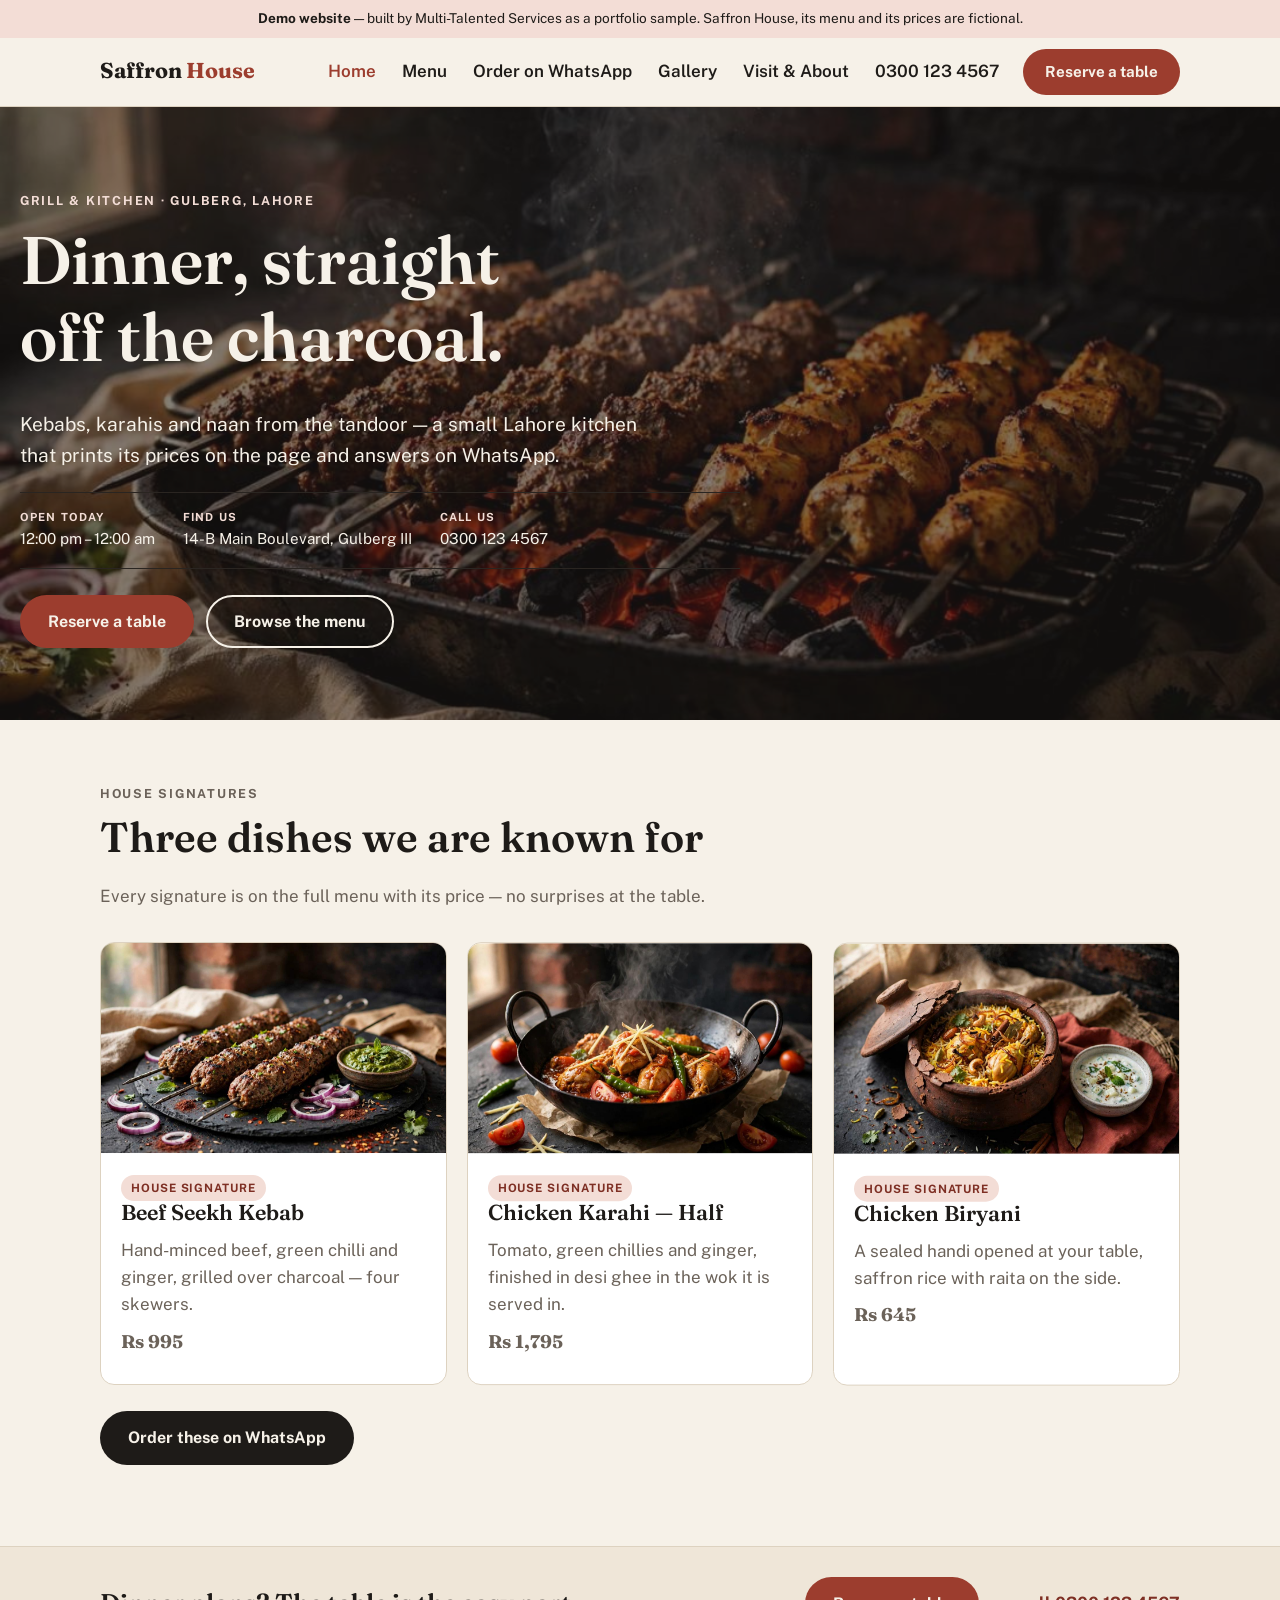
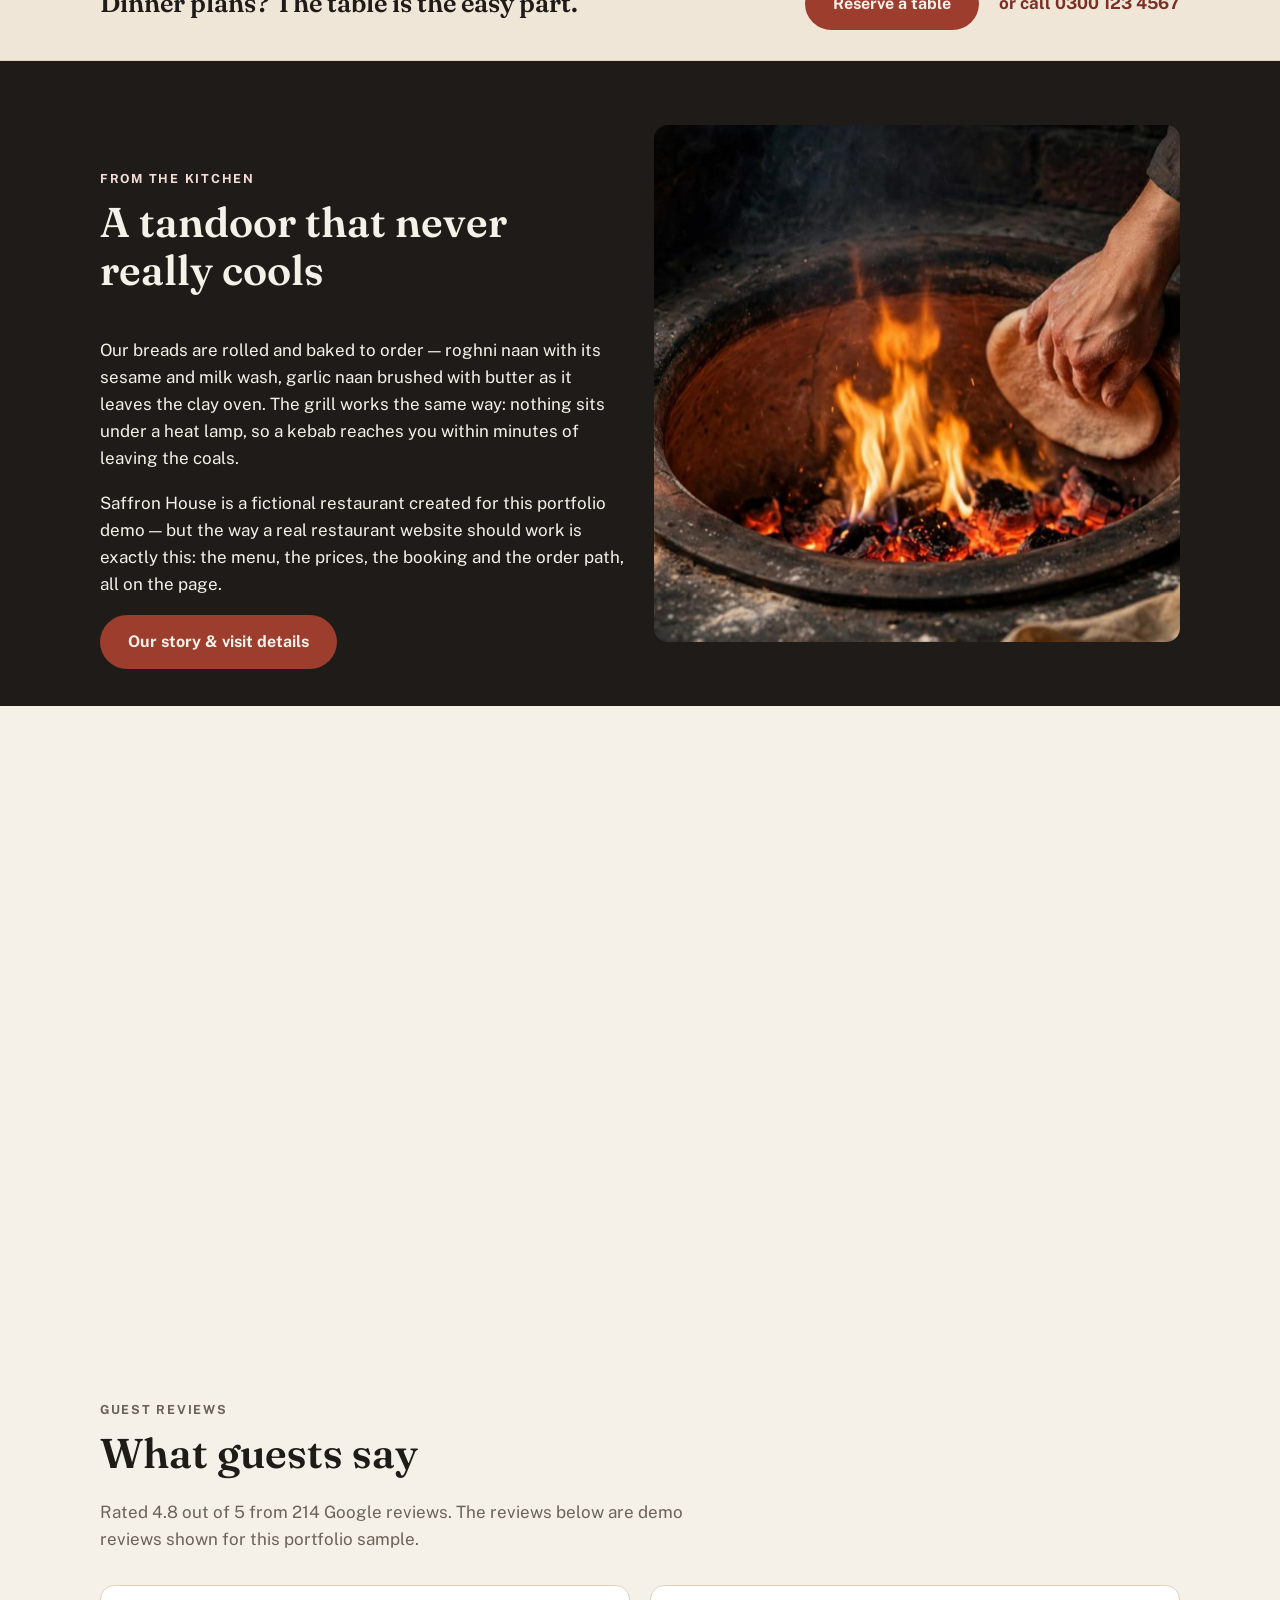
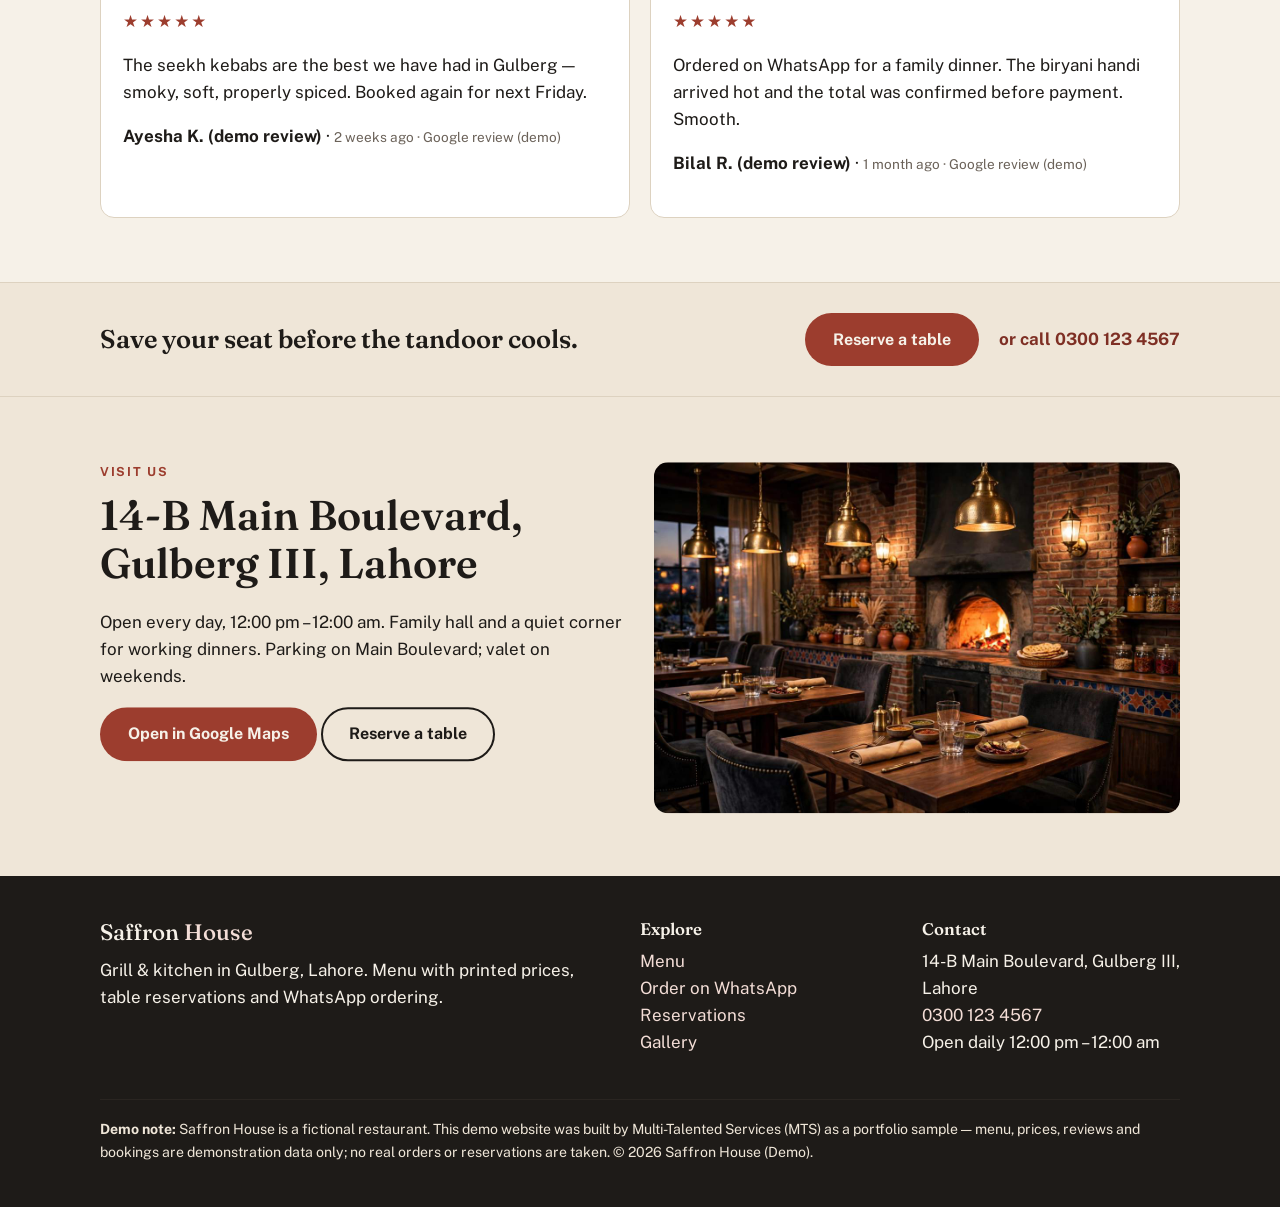
<file: index.html>
<!DOCTYPE html>
<html lang="en">
<head>
<meta charset="UTF-8">
<meta name="viewport" content="width=device-width, initial-scale=1.0">
<title>Saffron House (Demo) — Grill &amp; Kitchen, Gulberg Lahore | Home</title>
<meta name="description" content="Demo restaurant website by Multi-Talented Services: Saffron House, a fictional grill & kitchen in Gulberg, Lahore — menu, reservations and WhatsApp ordering.">
<link rel="icon" href="assets/favicon.svg" type="image/svg+xml">


<link rel="stylesheet" href="assets/fonts/fonts.css">
<link rel="stylesheet" href="assets/vendor/lenis.css">
<link rel="stylesheet" href="css/style.css">
<script>document.documentElement.classList.add('js');</script>
<script type="application/ld+json">
{"@context":"https://schema.org","@type":"Restaurant","name":"Saffron House","description":"Fictional demo restaurant — grill and kitchen in Gulberg, Lahore. Demo website by Multi-Talented Services.","servesCuisine":["Pakistani","Grill","Barbecue"],"priceRange":"Rs 60 – Rs 2,495","telephone":"+92-300-1234567","address":{"@type":"PostalAddress","streetAddress":"14-B Main Boulevard, Gulberg III","addressLocality":"Lahore","addressCountry":"PK"},"openingHoursSpecification":{"@type":"OpeningHoursSpecification","dayOfWeek":["Monday","Tuesday","Wednesday","Thursday","Friday","Saturday","Sunday"],"opens":"12:00","closes":"00:00"},"acceptsReservations":"True"}
</script>
</head>
<body>
<a class="skip-link" href="#main">Skip to content</a>
<div class="demo-ribbon"><p><strong>Demo website</strong> — built by Multi-Talented Services as a portfolio sample. Saffron House, its menu and its prices are fictional.</p></div>
<header class="site-header">
  <div class="wrap header-in">
    <a class="wordmark" href="index.html" aria-label="Saffron House — home">Saffron <span>House</span></a>
    <button class="nav-toggle" id="navToggle" aria-expanded="false" aria-controls="siteNav" aria-label="Open menu"><span></span><span></span><span></span></button>
  <nav class="site-nav" id="siteNav" aria-label="Main">
    <a href="index.html" aria-current="page">Home</a>
    <a href="menu.html">Menu</a>
    <a href="order.html">Order on WhatsApp</a>
    <a href="gallery.html">Gallery</a>
    <a href="visit.html">Visit &amp; About</a>
    <a href="tel:+923001234567">0300 123 4567</a>
    <a class="btn btn-primary btn-small" href="reservations.html">Reserve a table</a>
  </nav>
  </div>
</header>

<main id="main">
  <section class="hero">
    <img class="hero-photo kenburns" src="assets/hero-grill.jpg" alt="Kebab skewers and chicken tikka grilling over glowing charcoal at Saffron House (demo photo)">
    <div class="wrap hero-in">
      <p class="kicker">Grill &amp; kitchen · Gulberg, Lahore</p>
      <h1><span class="lm"><span class="lm-in">Dinner, straight </span></span><span class="lm"><span class="lm-in">off the charcoal.</span></span></h1>
      <p class="hero-line">Kebabs, karahis and naan from the tandoor — a small Lahore kitchen that prints its prices on the page and answers on WhatsApp.</p>
      <div class="hero-facts" role="list" aria-label="Good to know">
        <p role="listitem"><span>Open today</span> 12:00 pm – 12:00 am</p>
        <p role="listitem"><span>Find us</span> 14-B Main Boulevard, Gulberg III</p>
        <p role="listitem"><span>Call us</span> <a href="tel:+923001234567">0300 123 4567</a></p>
      </div>
      <div class="hero-actions">
        <a class="btn btn-primary" href="reservations.html">Reserve a table</a>
        <a class="btn btn-ghost" href="menu.html">Browse the menu</a>
      </div>
    </div>
  </section>

  <section class="section">
    <div class="wrap">
      <div class="section-head" data-motion>
        <p class="kicker">House signatures</p>
        <h2>Three dishes we are known for</h2>
        <p>Every signature is on the full menu with its price — no surprises at the table.</p>
      </div>
      <div class="grid grid-3" data-motion-group>
        <article class="card">
          <img src="assets/dish-kebab.jpg" alt="Beef seekh kebabs on a slate plate with mint chutney (demo photo)">
          <div class="card-body"><span class="badge">House signature</span><h3>Beef Seekh Kebab</h3><p>Hand-minced beef, green chilli and ginger, grilled over charcoal — four skewers.</p><p class="price">Rs 995</p></div>
        </article>
        <article class="card">
          <img src="assets/dish-karahi.jpg" alt="Chicken karahi steaming in a black wok with tomatoes and chillies (demo photo)">
          <div class="card-body"><span class="badge">House signature</span><h3>Chicken Karahi — Half</h3><p>Tomato, green chillies and ginger, finished in desi ghee in the wok it is served in.</p><p class="price">Rs 1,795</p></div>
        </article>
        <article class="card">
          <img src="assets/dish-biryani.jpg" alt="Chicken biryani in an opened clay handi with raita (demo photo)">
          <div class="card-body"><span class="badge">House signature</span><h3>Chicken Biryani</h3><p>A sealed handi opened at your table, saffron rice with raita on the side.</p><p class="price">Rs 645</p></div>
        </article>
      </div>
      <p style="margin-top:26px" data-motion><a class="btn btn-dark" href="order.html">Order these on WhatsApp</a></p>
    </div>
  </section>
  <div class="book-spine"><div class="wrap book-spine-in"><p>Dinner plans? The table is the easy part.</p><div class="book-spine-actions"><a class="btn btn-primary" href="reservations.html">Reserve a table</a><a class="book-spine-tel" href="tel:+923001234567">or call 0300 123 4567</a></div></div></div>
  <section class="section section--dark" id="tandoor-chapter">
    <div class="wrap split">
      <div>
        <p class="kicker" data-chapter-line>From the kitchen</p>
        <h2 data-chapter-line>A tandoor that never really cools</h2>
        <div class="chapter-rule" aria-hidden="true"></div>
        <p data-chapter-line>Our breads are rolled and baked to order — roghni naan with its sesame and milk wash, garlic naan brushed with butter as it leaves the clay oven. The grill works the same way: nothing sits under a heat lamp, so a kebab reaches you within minutes of leaving the coals.</p>
        <p data-chapter-line>Saffron House is a fictional restaurant created for this portfolio demo — but the way a real restaurant website should work is exactly this: the menu, the prices, the booking and the order path, all on the page.</p>
        <p data-chapter-line><a class="btn btn-primary" href="visit.html">Our story &amp; visit details</a></p>
      </div>
      <div class="chapter-media"><img class="chapter-img" src="assets/chef-tandoor.jpg" alt="Hands placing naan dough into a glowing clay tandoor oven (demo photo)"></div>
    </div>
  </section>

  <section class="section">
    <div class="wrap">
      <div class="section-head" data-motion>
        <p class="kicker">Guest reviews</p>
        <h2>What guests say</h2>
        <p>Rated 4.8 out of 5 from 214 Google reviews. The reviews below are demo reviews shown for this portfolio sample.</p>
      </div>
      <div class="grid grid-2" id="homeReviews"></div>
    </div>
  </section>
  <div class="book-spine"><div class="wrap book-spine-in"><p>Save your seat before the tandoor cools.</p><div class="book-spine-actions"><a class="btn btn-primary" href="reservations.html">Reserve a table</a><a class="book-spine-tel" href="tel:+923001234567">or call 0300 123 4567</a></div></div></div>

  <section class="section section--tint">
    <div class="wrap split">
      <div data-motion>
        <p class="kicker">Visit us</p>
        <h2>14-B Main Boulevard, Gulberg III, Lahore</h2>
        <p>Open every day, 12:00 pm – 12:00 am. Family hall and a quiet corner for working dinners. Parking on Main Boulevard; valet on weekends.</p>
        <p><a class="btn btn-primary" href="https://www.google.com/maps/search/?api=1&amp;query=Saffron+House+Main+Boulevard+Gulberg+III+Lahore" target="_blank" rel="noopener">Open in Google Maps</a> <a class="btn btn-ghost" style="color:var(--ink);border-color:var(--ink)" href="reservations.html">Reserve a table</a></p>
      </div>
      <img data-motion src="assets/interior.jpg" alt="The warm dining room at Saffron House with brick walls and brass lamps (demo photo)">
    </div>
  </section>
</main>

<footer class="site-footer">
  <div class="wrap">
    <div class="footer-grid">
      <div><p class="serif" style="font-size:1.4rem">Saffron <span style="color:var(--clay-tint)">House</span></p><p>Grill &amp; kitchen in Gulberg, Lahore. Menu with printed prices, table reservations and WhatsApp ordering.</p></div>
      <div><h3 style="font-size:1.05rem">Explore</h3><p><a href="menu.html">Menu</a><br><a href="order.html">Order on WhatsApp</a><br><a href="reservations.html">Reservations</a><br><a href="gallery.html">Gallery</a></p></div>
      <div><h3 style="font-size:1.05rem">Contact</h3><p>14-B Main Boulevard, Gulberg III, Lahore<br><a href="tel:+923001234567">0300 123 4567</a><br>Open daily 12:00 pm – 12:00 am</p></div>
    </div>
    <p class="footer-note"><strong>Demo note:</strong> Saffron House is a fictional restaurant. This demo website was built by Multi-Talented Services (MTS) as a portfolio sample — menu, prices, reviews and bookings are demonstration data only; no real orders or reservations are taken. © <span id="year">2026</span> Saffron House (Demo).</p>
  </div>
</footer>
<script src="js/data.js"></script>
<script src="js/logic.js"></script>
<script src="js/main.js"></script>
<script defer src="assets/vendor/lenis.min.js"></script>
<script defer src="assets/vendor/gsap.min.js"></script>
<script defer src="assets/vendor/ScrollTrigger.min.js"></script>
<script defer src="js/premium.js"></script>
<script>
(function(){var D=window.SAFFRON_DATA;document.getElementById('homeReviews').innerHTML=D.REVIEWS.slice(0,2).map(function(r){return '<article class="review-card"><p class="stars" aria-label="'+r.stars+' out of 5 stars">'+'★'.repeat(r.stars)+'☆'.repeat(5-r.stars)+'</p><p>'+r.text+'</p><p><strong>'+r.name+'</strong> · <span class="when">'+r.when+' · Google review (demo)</span></p></article>';}).join('');})();
</script>
</body>
</html>
</file>
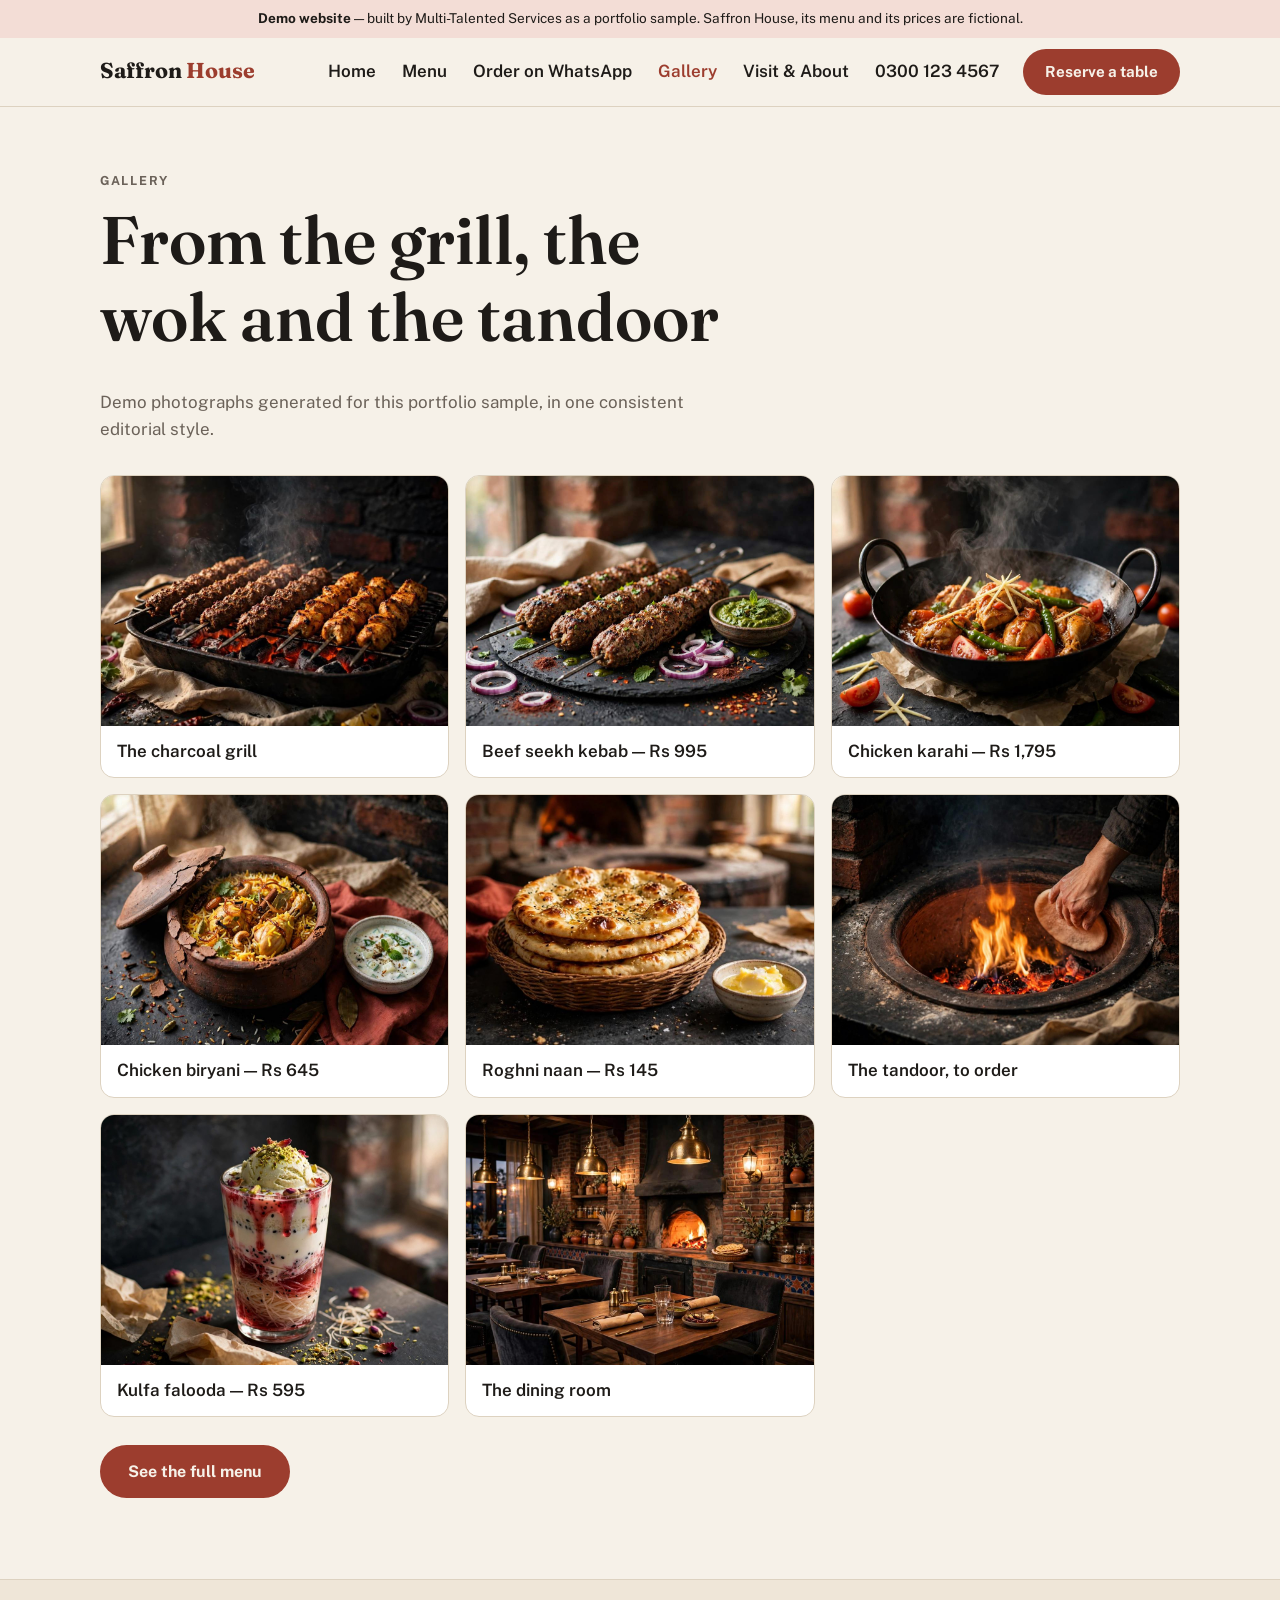
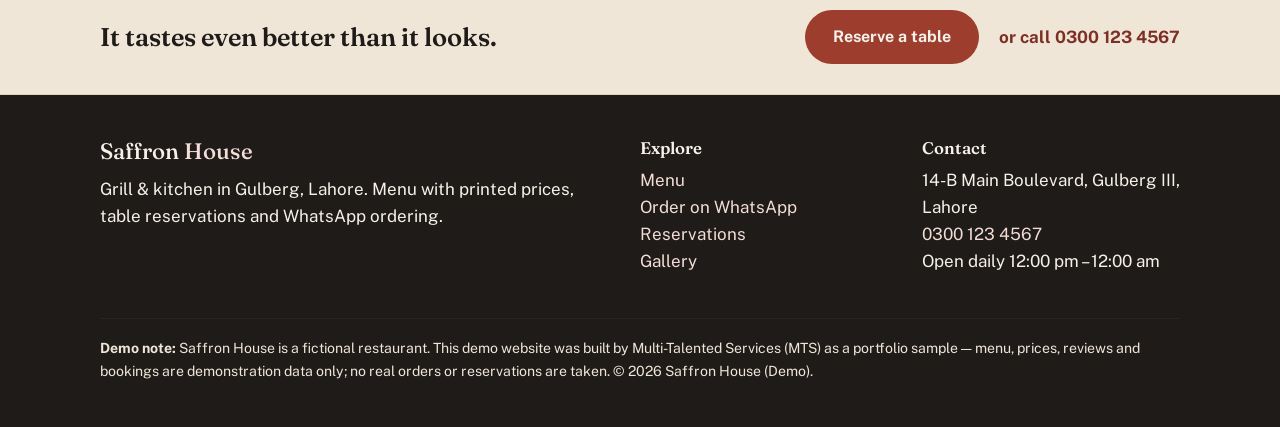
<file: gallery.html>
<!DOCTYPE html>
<html lang="en">
<head>
<meta charset="UTF-8">
<meta name="viewport" content="width=device-width, initial-scale=1.0">
<title>Gallery (Demo) — Saffron House, Gulberg Lahore</title>
<meta name="description" content="Demo photo gallery for the fictional Saffron House restaurant, Lahore — grill, karahi, biryani, tandoor and the dining room.">
<link rel="icon" href="assets/favicon.svg" type="image/svg+xml">


<link rel="stylesheet" href="assets/fonts/fonts.css">
<link rel="stylesheet" href="css/style.css">
<script>document.documentElement.classList.add('js');</script>
</head>
<body>
<a class="skip-link" href="#main">Skip to content</a>
<div class="demo-ribbon"><p><strong>Demo website</strong> — built by Multi-Talented Services as a portfolio sample. Saffron House, its menu and its prices are fictional.</p></div>
<header class="site-header">
  <div class="wrap header-in">
    <a class="wordmark" href="index.html" aria-label="Saffron House — home">Saffron <span>House</span></a>
    <button class="nav-toggle" id="navToggle" aria-expanded="false" aria-controls="siteNav" aria-label="Open menu"><span></span><span></span><span></span></button>
  <nav class="site-nav" id="siteNav" aria-label="Main">
    <a href="index.html">Home</a>
    <a href="menu.html">Menu</a>
    <a href="order.html">Order on WhatsApp</a>
    <a href="gallery.html" aria-current="page">Gallery</a>
    <a href="visit.html">Visit &amp; About</a>
    <a href="tel:+923001234567">0300 123 4567</a>
    <a class="btn btn-primary btn-small" href="reservations.html">Reserve a table</a>
  </nav>
  </div>
</header>

<main id="main">
  <section class="section">
    <div class="wrap">
      <div class="section-head">
        <p class="kicker">Gallery</p>
        <h1>From the grill, the wok and the tandoor</h1>
        <p>Demo photographs generated for this portfolio sample, in one consistent editorial style.</p>
      </div>
      <div class="gallery-grid">
        <figure class="reveal"><img src="assets/hero-grill.jpg" alt="Kebab skewers grilling over glowing charcoal (demo photo)"><figcaption>The charcoal grill</figcaption></figure>
        <figure class="reveal"><img src="assets/dish-kebab.jpg" alt="Beef seekh kebabs with mint chutney (demo photo)"><figcaption>Beef seekh kebab — Rs 995</figcaption></figure>
        <figure class="reveal"><img src="assets/dish-karahi.jpg" alt="Chicken karahi in a black wok (demo photo)"><figcaption>Chicken karahi — Rs 1,795</figcaption></figure>
        <figure class="reveal"><img src="assets/dish-biryani.jpg" alt="Chicken biryani in an opened clay handi (demo photo)"><figcaption>Chicken biryani — Rs 645</figcaption></figure>
        <figure class="reveal"><img src="assets/dish-naan.jpg" alt="Fresh roghni naan in a woven basket (demo photo)"><figcaption>Roghni naan — Rs 145</figcaption></figure>
        <figure class="reveal"><img src="assets/chef-tandoor.jpg" alt="Naan going into the clay tandoor (demo photo)"><figcaption>The tandoor, to order</figcaption></figure>
        <figure class="reveal"><img src="assets/dish-dessert.jpg" alt="Kulfa falooda in a tall glass with rose syrup (demo photo)"><figcaption>Kulfa falooda — Rs 595</figcaption></figure>
        <figure class="reveal"><img src="assets/interior.jpg" alt="The Saffron House dining room (demo photo)"><figcaption>The dining room</figcaption></figure>
      </div>
      <p style="margin-top:28px"><a class="btn btn-primary" href="menu.html">See the full menu</a></p>
    </div>
  </section>
  <div class="book-spine"><div class="wrap book-spine-in"><p>It tastes even better than it looks.</p><div class="book-spine-actions"><a class="btn btn-primary" href="reservations.html">Reserve a table</a><a class="book-spine-tel" href="tel:+923001234567">or call 0300 123 4567</a></div></div></div>
</main>

<footer class="site-footer">
  <div class="wrap">
    <div class="footer-grid">
      <div><p class="serif" style="font-size:1.4rem">Saffron <span style="color:var(--clay-tint)">House</span></p><p>Grill &amp; kitchen in Gulberg, Lahore. Menu with printed prices, table reservations and WhatsApp ordering.</p></div>
      <div><h3 style="font-size:1.05rem">Explore</h3><p><a href="menu.html">Menu</a><br><a href="order.html">Order on WhatsApp</a><br><a href="reservations.html">Reservations</a><br><a href="gallery.html">Gallery</a></p></div>
      <div><h3 style="font-size:1.05rem">Contact</h3><p>14-B Main Boulevard, Gulberg III, Lahore<br><a href="tel:+923001234567">0300 123 4567</a><br>Open daily 12:00 pm – 12:00 am</p></div>
    </div>
    <p class="footer-note"><strong>Demo note:</strong> Saffron House is a fictional restaurant. This demo website was built by Multi-Talented Services (MTS) as a portfolio sample — menu, prices, reviews and bookings are demonstration data only; no real orders or reservations are taken. © <span id="year">2026</span> Saffron House (Demo).</p>
  </div>
</footer>
<script src="js/main.js"></script>
</body>
</html>
</file>
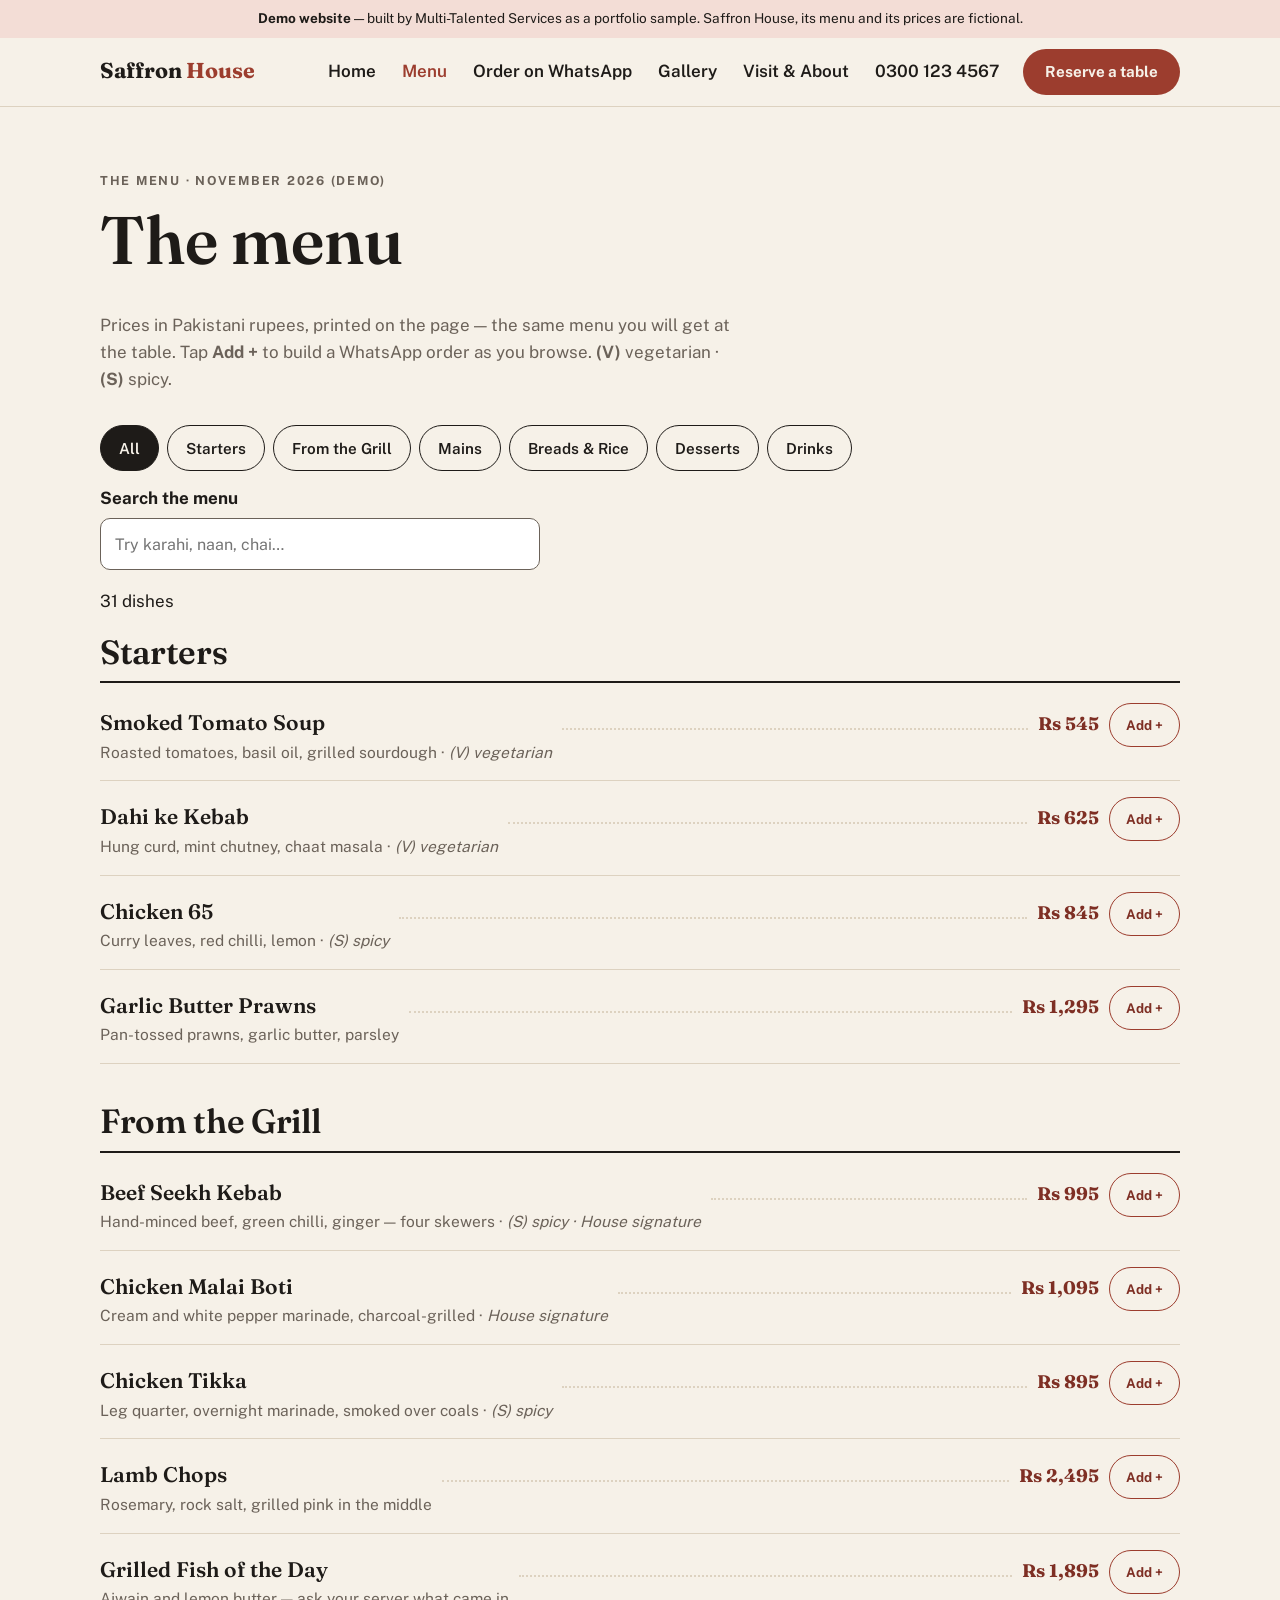
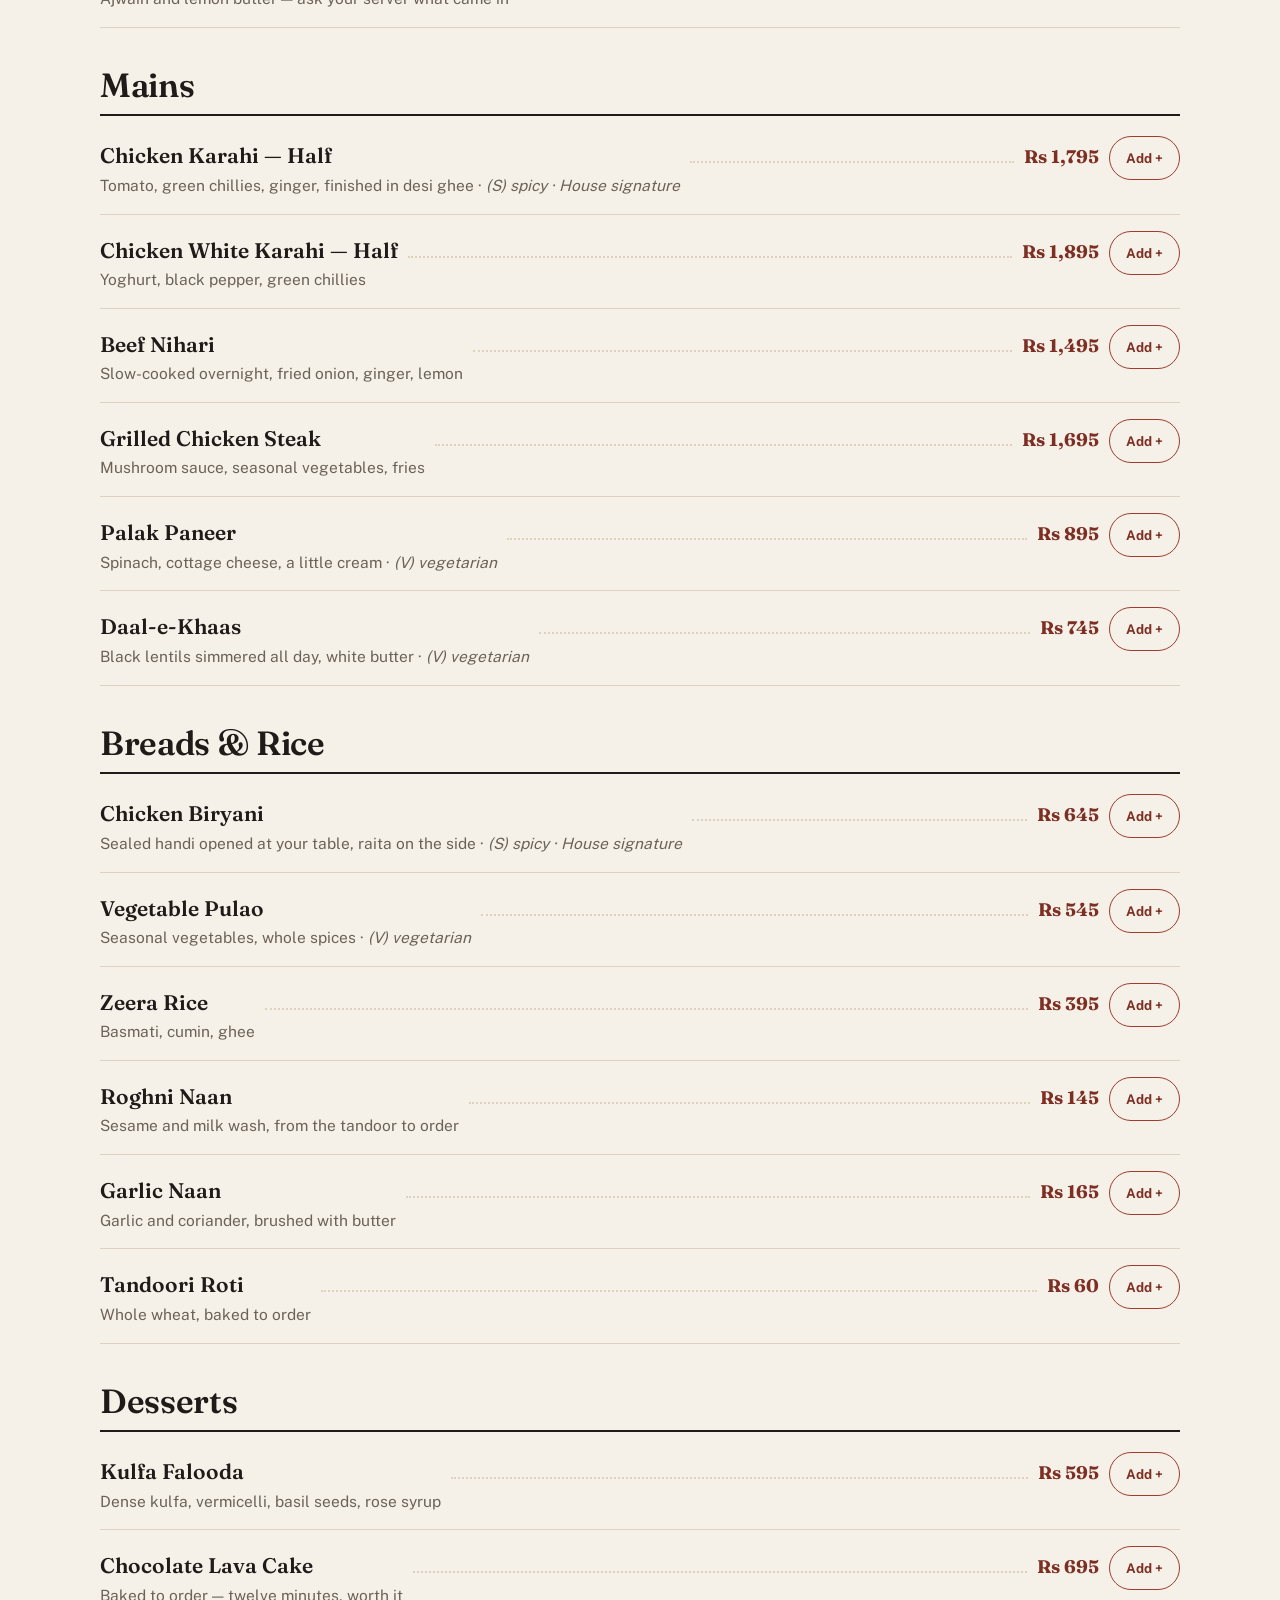
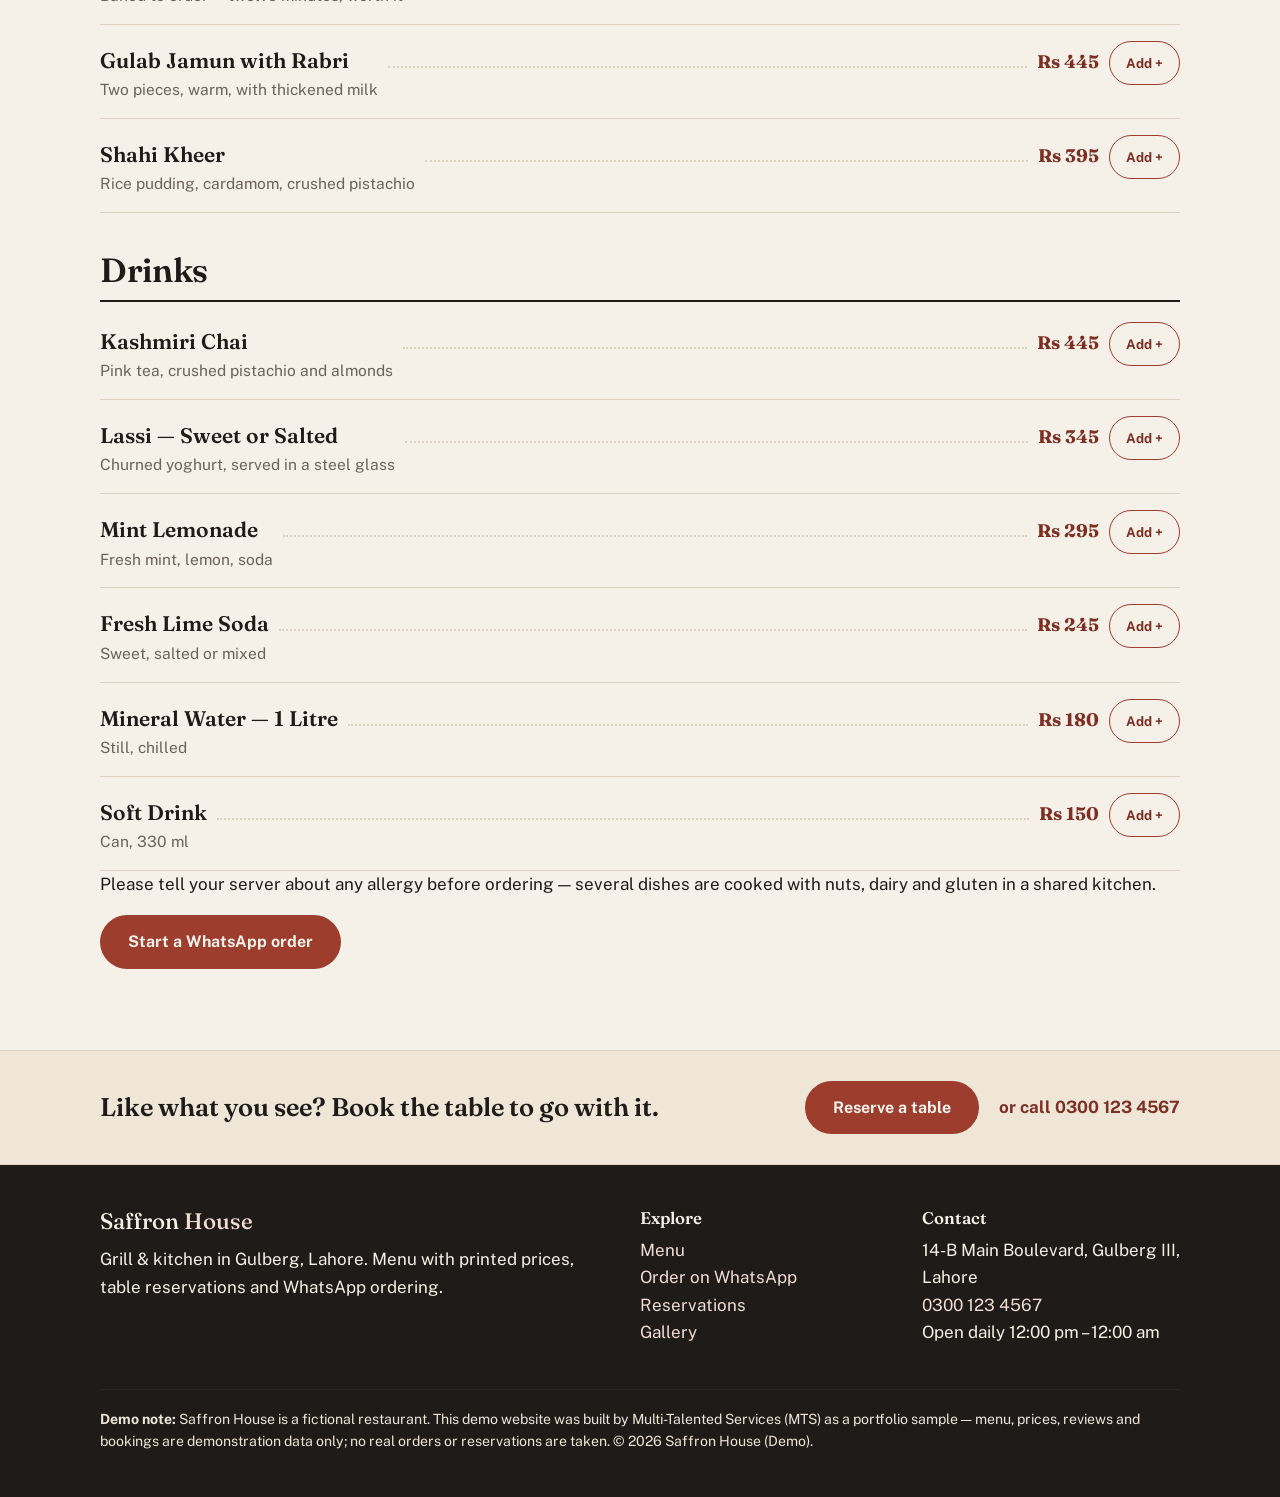
<file: menu.html>
<!DOCTYPE html>
<html lang="en">
<head>
<meta charset="UTF-8">
<meta name="viewport" content="width=device-width, initial-scale=1.0">
<title>Menu (Demo) — Saffron House, Gulberg Lahore | Prices in PKR</title>
<meta name="description" content="Demo menu for the fictional Saffron House restaurant, Lahore: starters, grill, karahis, breads, desserts and drinks with prices in PKR. Filter by category or search.">
<link rel="icon" href="assets/favicon.svg" type="image/svg+xml">


<link rel="stylesheet" href="assets/fonts/fonts.css">
<link rel="stylesheet" href="css/style.css">
<script>document.documentElement.classList.add('js');</script>
<script type="application/ld+json">
{"@context":"https://schema.org","@type":"Restaurant","name":"Saffron House","servesCuisine":["Pakistani","Grill","Barbecue"],"priceRange":"Rs 60 – Rs 2,495","telephone":"+92-300-1234567","address":{"@type":"PostalAddress","streetAddress":"14-B Main Boulevard, Gulberg III","addressLocality":"Lahore","addressCountry":"PK"},"acceptsReservations":"True"}
</script>
</head>
<body>
<a class="skip-link" href="#main">Skip to content</a>
<div class="demo-ribbon"><p><strong>Demo website</strong> — built by Multi-Talented Services as a portfolio sample. Saffron House, its menu and its prices are fictional.</p></div>
<header class="site-header">
  <div class="wrap header-in">
    <a class="wordmark" href="index.html" aria-label="Saffron House — home">Saffron <span>House</span></a>
    <button class="nav-toggle" id="navToggle" aria-expanded="false" aria-controls="siteNav" aria-label="Open menu"><span></span><span></span><span></span></button>
  <nav class="site-nav" id="siteNav" aria-label="Main">
    <a href="index.html">Home</a>
    <a href="menu.html" aria-current="page">Menu</a>
    <a href="order.html">Order on WhatsApp</a>
    <a href="gallery.html">Gallery</a>
    <a href="visit.html">Visit &amp; About</a>
    <a href="tel:+923001234567">0300 123 4567</a>
    <a class="btn btn-primary btn-small" href="reservations.html">Reserve a table</a>
  </nav>
  </div>
</header>

<main id="main">
  <section class="section">
    <div class="wrap">
      <div class="section-head">
        <p class="kicker">The menu · November 2026 (demo)</p>
        <h1>The menu</h1>
        <p>Prices in Pakistani rupees, printed on the page — the same menu you will get at the table. Tap <strong>Add +</strong> to build a WhatsApp order as you browse. <strong>(V)</strong> vegetarian · <strong>(S)</strong> spicy.</p>
      </div>
      <div class="menu-chips" role="group" aria-label="Filter menu by category">
        <button class="chip" data-cat="all" aria-pressed="true">All</button>
        <button class="chip" data-cat="starters" aria-pressed="false">Starters</button>
        <button class="chip" data-cat="grill" aria-pressed="false">From the Grill</button>
        <button class="chip" data-cat="mains" aria-pressed="false">Mains</button>
        <button class="chip" data-cat="breads" aria-pressed="false">Breads &amp; Rice</button>
        <button class="chip" data-cat="desserts" aria-pressed="false">Desserts</button>
        <button class="chip" data-cat="drinks" aria-pressed="false">Drinks</button>
      </div>
      <div class="field menu-search">
        <label for="menuSearch">Search the menu</label>
        <input id="menuSearch" type="search" placeholder="Try karahi, naan, chai…" autocomplete="off">
      </div>
      <p id="menuCount" aria-live="polite"></p>
      <div id="menuResults"></div>
      <p>Please tell your server about any allergy before ordering — several dishes are cooked with nuts, dairy and gluten in a shared kitchen.</p>
      <p><a class="btn btn-primary" id="menuOrderLink" href="order.html">Start a WhatsApp order</a></p>
    </div>
  </section>
  <div class="book-spine"><div class="wrap book-spine-in"><p>Like what you see? Book the table to go with it.</p><div class="book-spine-actions"><a class="btn btn-primary" href="reservations.html">Reserve a table</a><a class="book-spine-tel" href="tel:+923001234567">or call 0300 123 4567</a></div></div></div>
</main>

<footer class="site-footer">
  <div class="wrap">
    <div class="footer-grid">
      <div><p class="serif" style="font-size:1.4rem">Saffron <span style="color:var(--clay-tint)">House</span></p><p>Grill &amp; kitchen in Gulberg, Lahore. Menu with printed prices, table reservations and WhatsApp ordering.</p></div>
      <div><h3 style="font-size:1.05rem">Explore</h3><p><a href="menu.html">Menu</a><br><a href="order.html">Order on WhatsApp</a><br><a href="reservations.html">Reservations</a><br><a href="gallery.html">Gallery</a></p></div>
      <div><h3 style="font-size:1.05rem">Contact</h3><p>14-B Main Boulevard, Gulberg III, Lahore<br><a href="tel:+923001234567">0300 123 4567</a><br>Open daily 12:00 pm – 12:00 am</p></div>
    </div>
    <p class="footer-note"><strong>Demo note:</strong> Saffron House is a fictional restaurant. This demo website was built by Multi-Talented Services (MTS) as a portfolio sample — menu, prices, reviews and bookings are demonstration data only; no real orders or reservations are taken. © <span id="year">2026</span> Saffron House (Demo).</p>
  </div>
</footer>
<script src="js/data.js"></script>
<script src="js/logic.js"></script>
<script src="js/order-state.js"></script>
<script src="js/main.js"></script>
<script src="js/menu.js"></script>
</body>
</html>
</file>
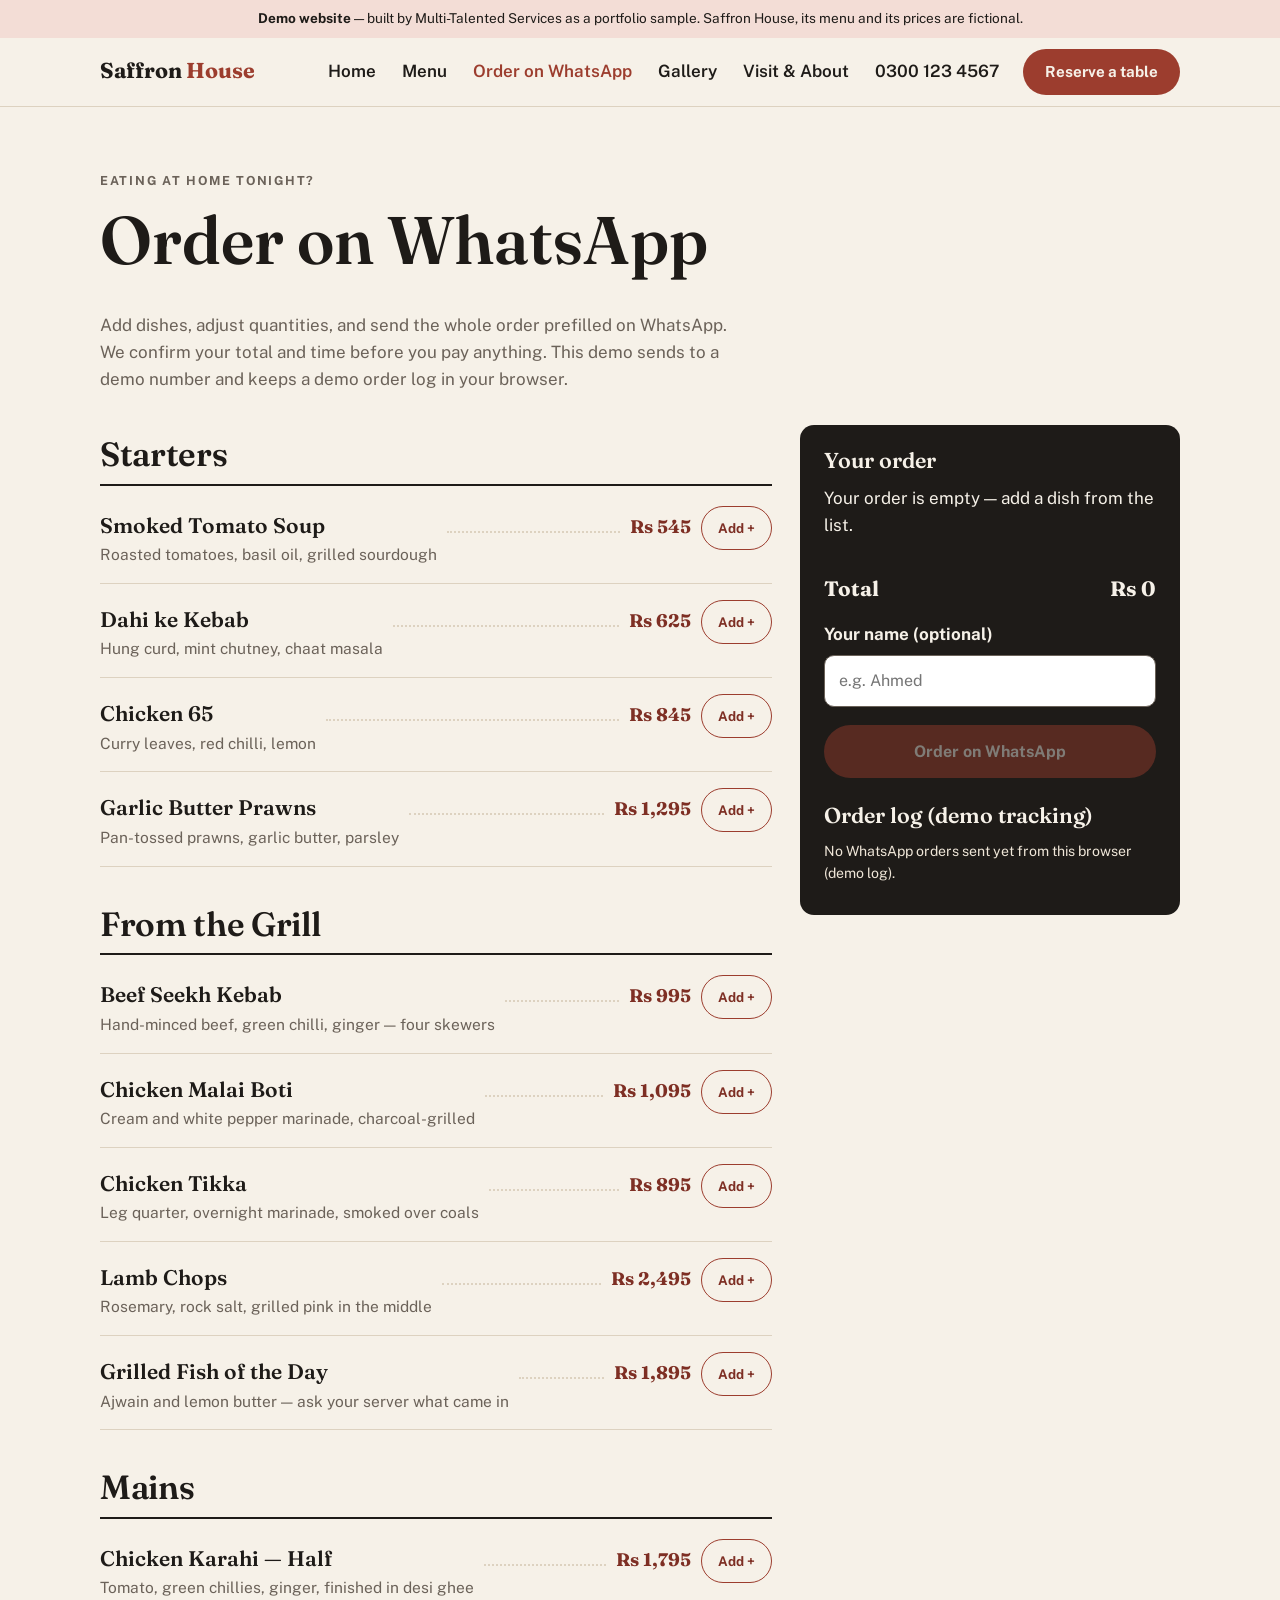
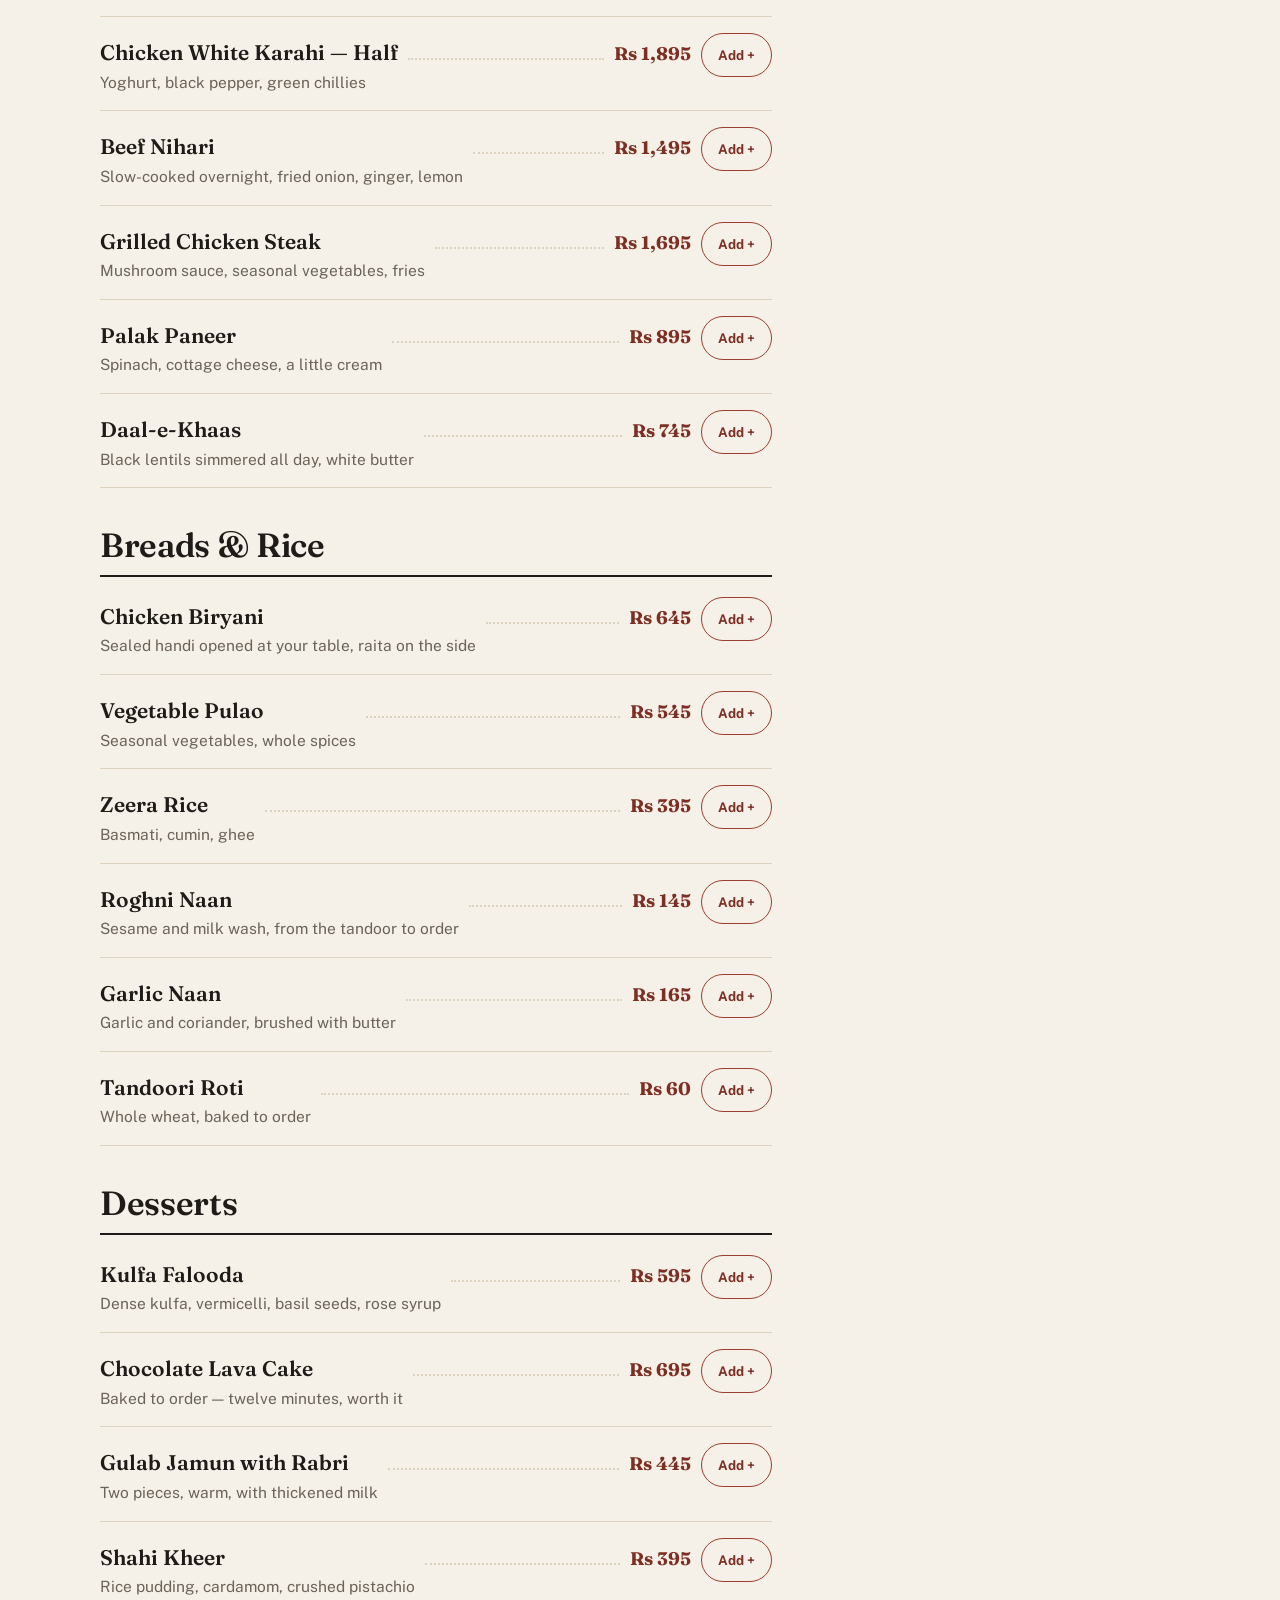
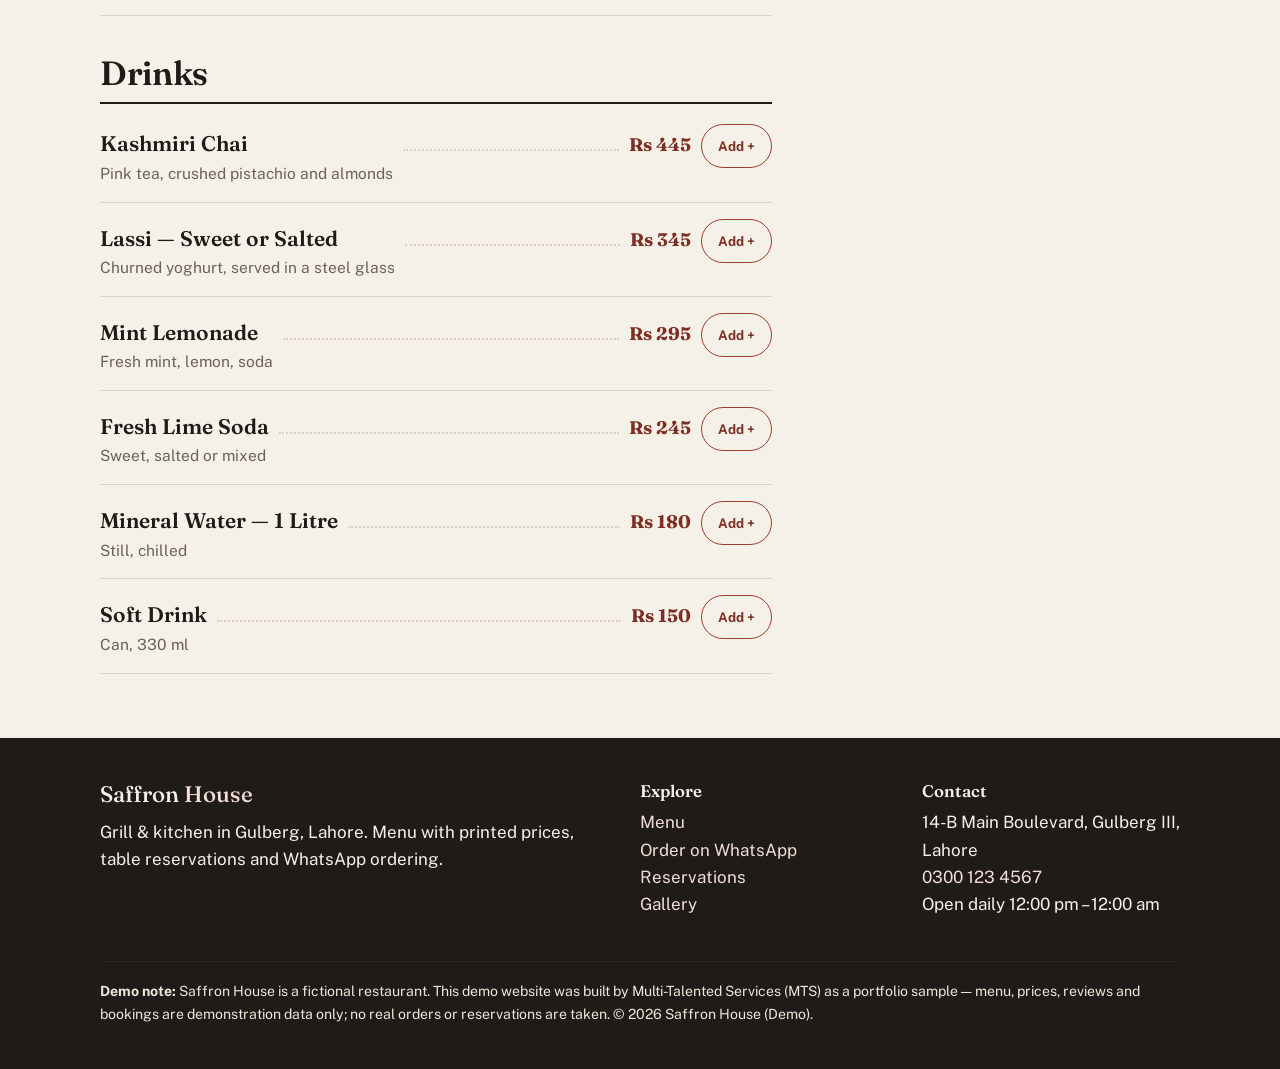
<file: order.html>
<!DOCTYPE html>
<html lang="en">
<head>
<meta charset="UTF-8">
<meta name="viewport" content="width=device-width, initial-scale=1.0">
<title>Order on WhatsApp (Demo) — Saffron House, Gulberg Lahore</title>
<meta name="description" content="Demo WhatsApp ordering for the fictional Saffron House restaurant: build your order, see the live total, and send it prefilled on WhatsApp.">
<link rel="icon" href="assets/favicon.svg" type="image/svg+xml">


<link rel="stylesheet" href="assets/fonts/fonts.css">
<link rel="stylesheet" href="css/style.css">
<script>document.documentElement.classList.add('js');</script>
</head>
<body>
<a class="skip-link" href="#main">Skip to content</a>
<div class="demo-ribbon"><p><strong>Demo website</strong> — built by Multi-Talented Services as a portfolio sample. Saffron House, its menu and its prices are fictional.</p></div>
<header class="site-header">
  <div class="wrap header-in">
    <a class="wordmark" href="index.html" aria-label="Saffron House — home">Saffron <span>House</span></a>
    <button class="nav-toggle" id="navToggle" aria-expanded="false" aria-controls="siteNav" aria-label="Open menu"><span></span><span></span><span></span></button>
  <nav class="site-nav" id="siteNav" aria-label="Main">
    <a href="index.html">Home</a>
    <a href="menu.html">Menu</a>
    <a href="order.html" aria-current="page">Order on WhatsApp</a>
    <a href="gallery.html">Gallery</a>
    <a href="visit.html">Visit &amp; About</a>
    <a href="tel:+923001234567">0300 123 4567</a>
    <a class="btn btn-primary btn-small" href="reservations.html">Reserve a table</a>
  </nav>
  </div>
</header>

<main id="main">
  <section class="section">
    <div class="wrap">
      <div class="section-head">
        <p class="kicker">Eating at home tonight?</p>
        <h1>Order on WhatsApp</h1>
        <p>Add dishes, adjust quantities, and send the whole order prefilled on WhatsApp. We confirm your total and time before you pay anything. This demo sends to a demo number and keeps a demo order log in your browser.</p>
      </div>
      <div class="order-layout">
        <div id="pickList" aria-label="Choose dishes"></div>
        <aside class="order-panel" aria-label="Your order">
          <h3>Your order</h3>
          <div id="orderLines"></div>
          <div class="order-total"><span>Total</span><span id="orderTotal">Rs 0</span></div>
          <div class="field">
            <label for="orderName" style="color:var(--paper)">Your name (optional)</label>
            <input id="orderName" type="text" placeholder="e.g. Ahmed" autocomplete="name">
          </div>
          <a class="btn btn-whatsapp" id="waOrderBtn" target="_blank" rel="noopener" disabled>Order on WhatsApp</a>
          <h3 style="margin-top:26px">Order log (demo tracking)</h3>
          <ul class="order-log" id="orderLog"></ul>
        </aside>
      </div>
    </div>
  </section>
</main>

<footer class="site-footer">
  <div class="wrap">
    <div class="footer-grid">
      <div><p class="serif" style="font-size:1.4rem">Saffron <span style="color:var(--clay-tint)">House</span></p><p>Grill &amp; kitchen in Gulberg, Lahore. Menu with printed prices, table reservations and WhatsApp ordering.</p></div>
      <div><h3 style="font-size:1.05rem">Explore</h3><p><a href="menu.html">Menu</a><br><a href="order.html">Order on WhatsApp</a><br><a href="reservations.html">Reservations</a><br><a href="gallery.html">Gallery</a></p></div>
      <div><h3 style="font-size:1.05rem">Contact</h3><p>14-B Main Boulevard, Gulberg III, Lahore<br><a href="tel:+923001234567">0300 123 4567</a><br>Open daily 12:00 pm – 12:00 am</p></div>
    </div>
    <p class="footer-note"><strong>Demo note:</strong> Saffron House is a fictional restaurant. This demo website was built by Multi-Talented Services (MTS) as a portfolio sample — menu, prices, reviews and bookings are demonstration data only; no real orders or reservations are taken. © <span id="year">2026</span> Saffron House (Demo).</p>
  </div>
</footer>
<script src="js/data.js"></script>
<script src="js/logic.js"></script>
<script src="js/order-state.js"></script>
<script src="js/main.js"></script>
<script src="js/order.js"></script>
</body>
</html>
</file>
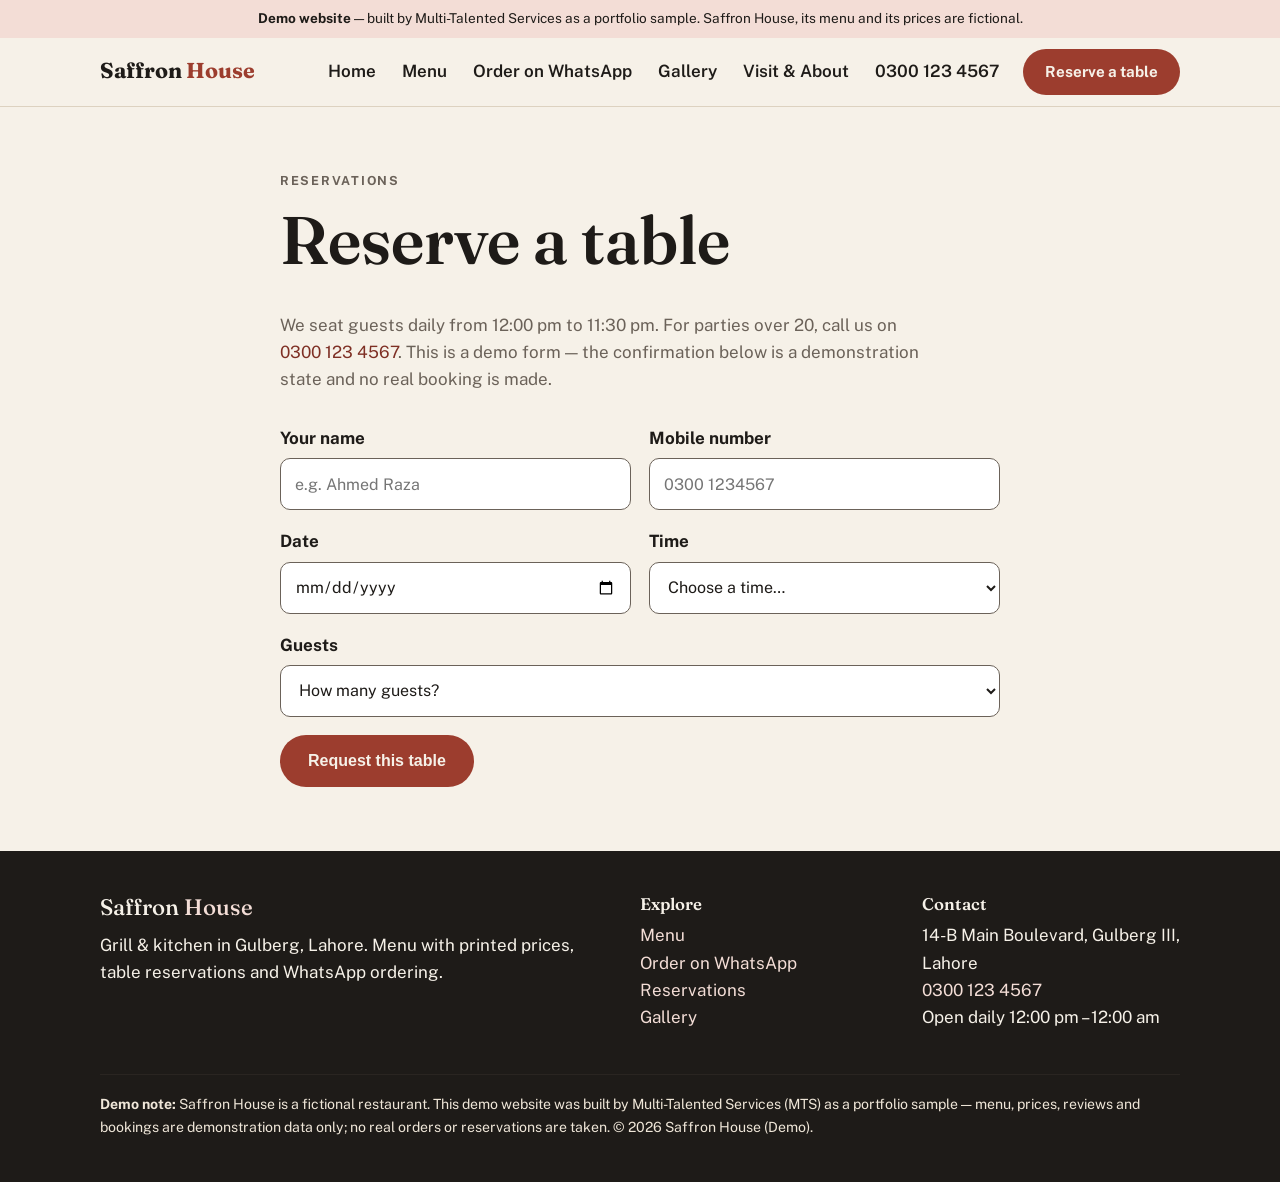
<file: reservations.html>
<!DOCTYPE html>
<html lang="en">
<head>
<meta charset="UTF-8">
<meta name="viewport" content="width=device-width, initial-scale=1.0">
<title>Reserve a Table (Demo) — Saffron House, Gulberg Lahore</title>
<meta name="description" content="Demo table reservation form for the fictional Saffron House restaurant, Lahore — with live validation and a demo confirmation.">
<link rel="icon" href="assets/favicon.svg" type="image/svg+xml">


<link rel="stylesheet" href="assets/fonts/fonts.css">
<link rel="stylesheet" href="css/style.css">
<script>document.documentElement.classList.add('js');</script>
</head>
<body>
<a class="skip-link" href="#main">Skip to content</a>
<div class="demo-ribbon"><p><strong>Demo website</strong> — built by Multi-Talented Services as a portfolio sample. Saffron House, its menu and its prices are fictional.</p></div>
<header class="site-header">
  <div class="wrap header-in">
    <a class="wordmark" href="index.html" aria-label="Saffron House — home">Saffron <span>House</span></a>
    <button class="nav-toggle" id="navToggle" aria-expanded="false" aria-controls="siteNav" aria-label="Open menu"><span></span><span></span><span></span></button>
  <nav class="site-nav" id="siteNav" aria-label="Main">
    <a href="index.html">Home</a>
    <a href="menu.html">Menu</a>
    <a href="order.html">Order on WhatsApp</a>
    <a href="gallery.html">Gallery</a>
    <a href="visit.html">Visit &amp; About</a>
    <a href="tel:+923001234567">0300 123 4567</a>
    <a class="btn btn-primary btn-small" href="reservations.html" aria-current="page">Reserve a table</a>
  </nav>
  </div>
</header>

<main id="main">
  <section class="section">
    <div class="wrap" style="max-width:760px">
      <div class="section-head">
        <p class="kicker">Reservations</p>
        <h1>Reserve a table</h1>
        <p>We seat guests daily from 12:00 pm to 11:30 pm. For parties over 20, call us on <a href="tel:+923001234567">0300 123 4567</a>. This is a demo form — the confirmation below is a demonstration state and no real booking is made.</p>
      </div>

      <form id="reserveForm" novalidate>
        <div class="form-row">
          <div class="field" id="field-name">
            <label for="f-name">Your name</label>
            <input id="f-name" type="text" placeholder="e.g. Ahmed Raza" autocomplete="name" aria-describedby="err-name">
            <p class="error-text" id="err-name" role="alert"></p>
          </div>
          <div class="field" id="field-phone">
            <label for="f-phone">Mobile number</label>
            <input id="f-phone" type="tel" placeholder="0300 1234567" autocomplete="tel" aria-describedby="err-phone">
            <p class="error-text" id="err-phone" role="alert"></p>
          </div>
        </div>
        <div class="form-row">
          <div class="field" id="field-date">
            <label for="f-date">Date</label>
            <input id="f-date" type="date" aria-describedby="err-date">
            <p class="error-text" id="err-date" role="alert"></p>
          </div>
          <div class="field" id="field-time">
            <label for="f-time">Time</label>
            <select id="f-time" aria-describedby="err-time">
              <option value="">Choose a time…</option>
              <option>12:30</option><option>13:30</option><option>15:00</option>
              <option>18:00</option><option>19:00</option><option>20:00</option>
              <option>21:00</option><option>22:00</option><option>23:00</option>
            </select>
            <p class="error-text" id="err-time" role="alert"></p>
          </div>
        </div>
        <div class="field" id="field-guests">
          <label for="f-guests">Guests</label>
          <select id="f-guests" aria-describedby="err-guests">
            <option value="">How many guests?</option>
            <option>1</option><option>2</option><option>3</option><option>4</option>
            <option>5</option><option>6</option><option>8</option><option>10</option>
            <option>12</option><option>15</option><option>20</option>
          </select>
          <p class="error-text" id="err-guests" role="alert"></p>
        </div>
        <button class="btn btn-primary" type="submit">Request this table</button>
      </form>

      <div class="confirm-box" id="confirmBox" hidden>
        <span class="badge">Demo confirmation</span>
        <h2 style="margin-top:12px">Table requested — thank you</h2>
        <p>This is a demonstration confirmation. On a live site, the restaurant would confirm by phone or WhatsApp before your visit.</p>
        <dl>
          <dt>Name</dt><dd id="c-name"></dd>
          <dt>When</dt><dd id="c-when"></dd>
          <dt>Guests</dt><dd id="c-guests"></dd>
          <dt>Phone</dt><dd id="c-phone"></dd>
          <dt>Reference</dt><dd id="c-ref"></dd>
        </dl>
        <button class="btn btn-dark" id="bookAnother" type="button">Book another table</button>
      </div>
    </div>
  </section>
</main>

<footer class="site-footer">
  <div class="wrap">
    <div class="footer-grid">
      <div><p class="serif" style="font-size:1.4rem">Saffron <span style="color:var(--clay-tint)">House</span></p><p>Grill &amp; kitchen in Gulberg, Lahore. Menu with printed prices, table reservations and WhatsApp ordering.</p></div>
      <div><h3 style="font-size:1.05rem">Explore</h3><p><a href="menu.html">Menu</a><br><a href="order.html">Order on WhatsApp</a><br><a href="reservations.html">Reservations</a><br><a href="gallery.html">Gallery</a></p></div>
      <div><h3 style="font-size:1.05rem">Contact</h3><p>14-B Main Boulevard, Gulberg III, Lahore<br><a href="tel:+923001234567">0300 123 4567</a><br>Open daily 12:00 pm – 12:00 am</p></div>
    </div>
    <p class="footer-note"><strong>Demo note:</strong> Saffron House is a fictional restaurant. This demo website was built by Multi-Talented Services (MTS) as a portfolio sample — menu, prices, reviews and bookings are demonstration data only; no real orders or reservations are taken. © <span id="year">2026</span> Saffron House (Demo).</p>
  </div>
</footer>
<script src="js/logic.js"></script>
<script src="js/main.js"></script>
<script src="js/reserve.js"></script>
</body>
</html>
</file>
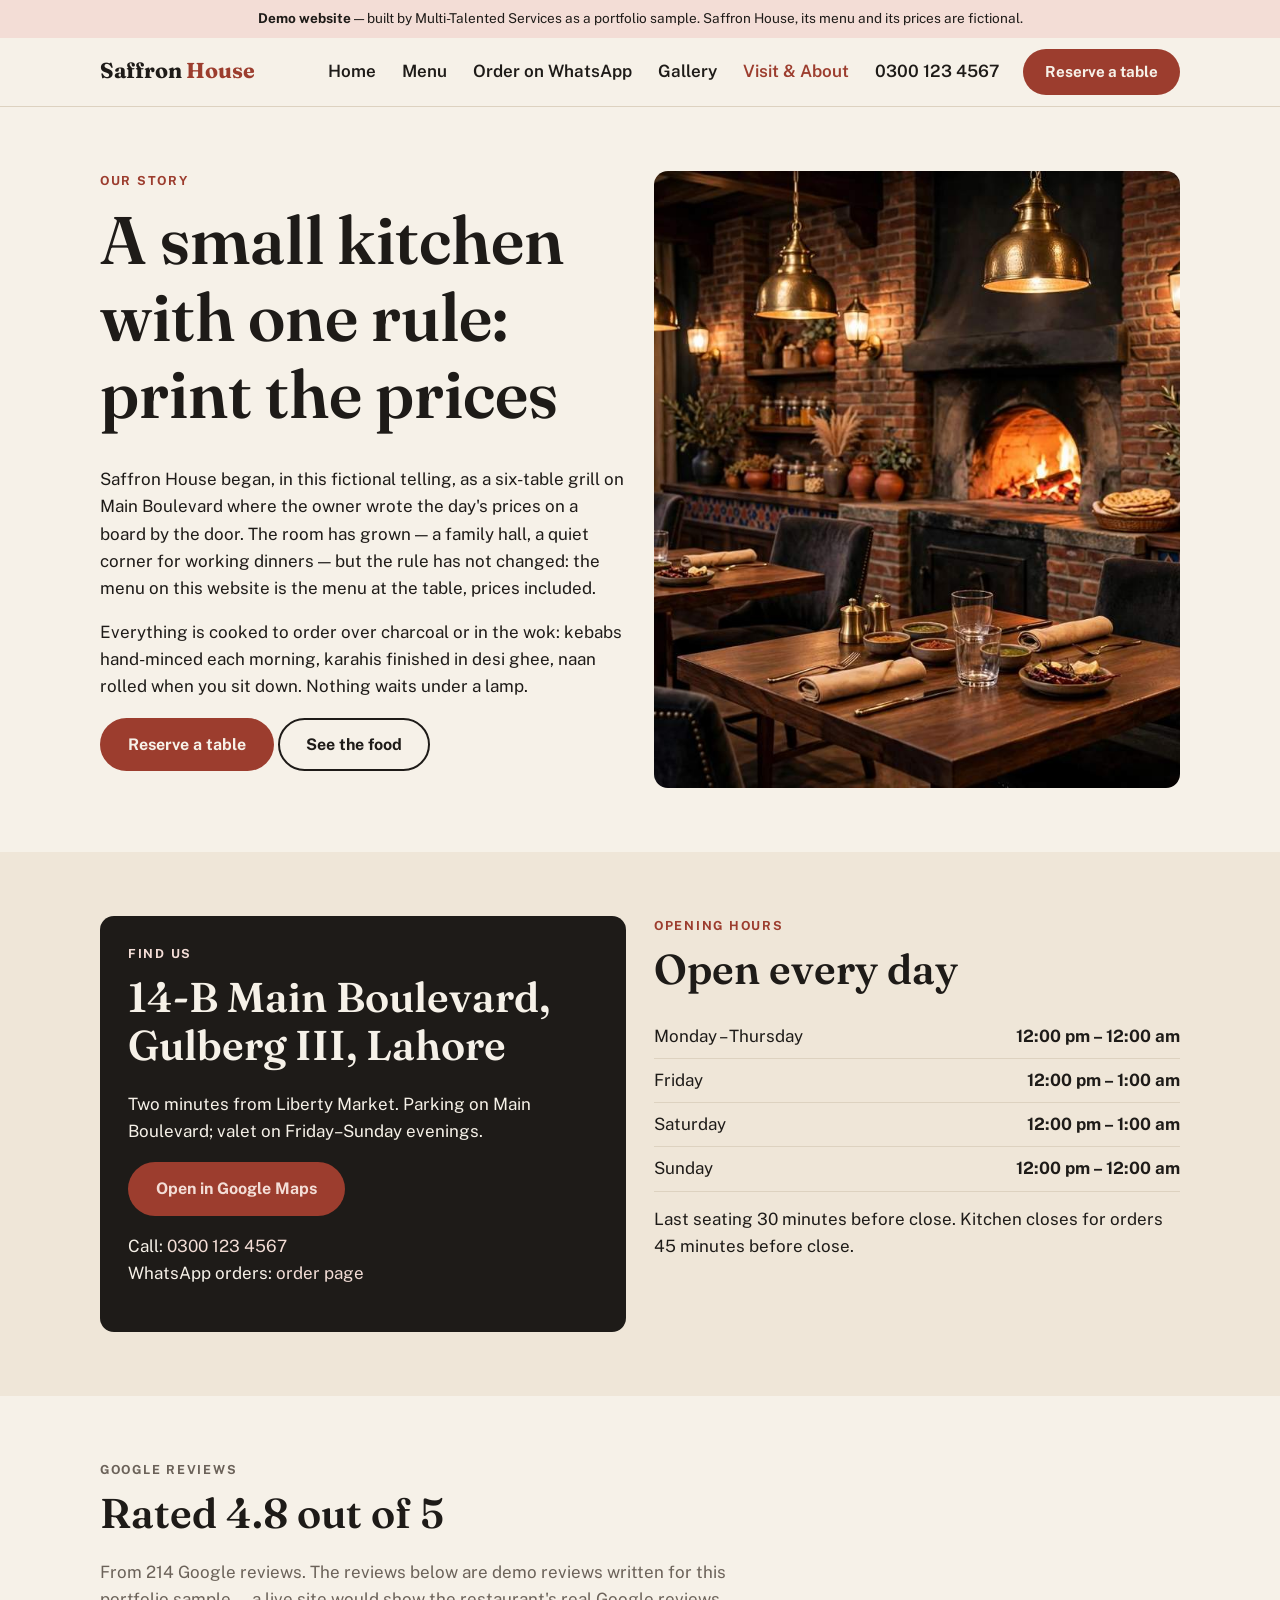
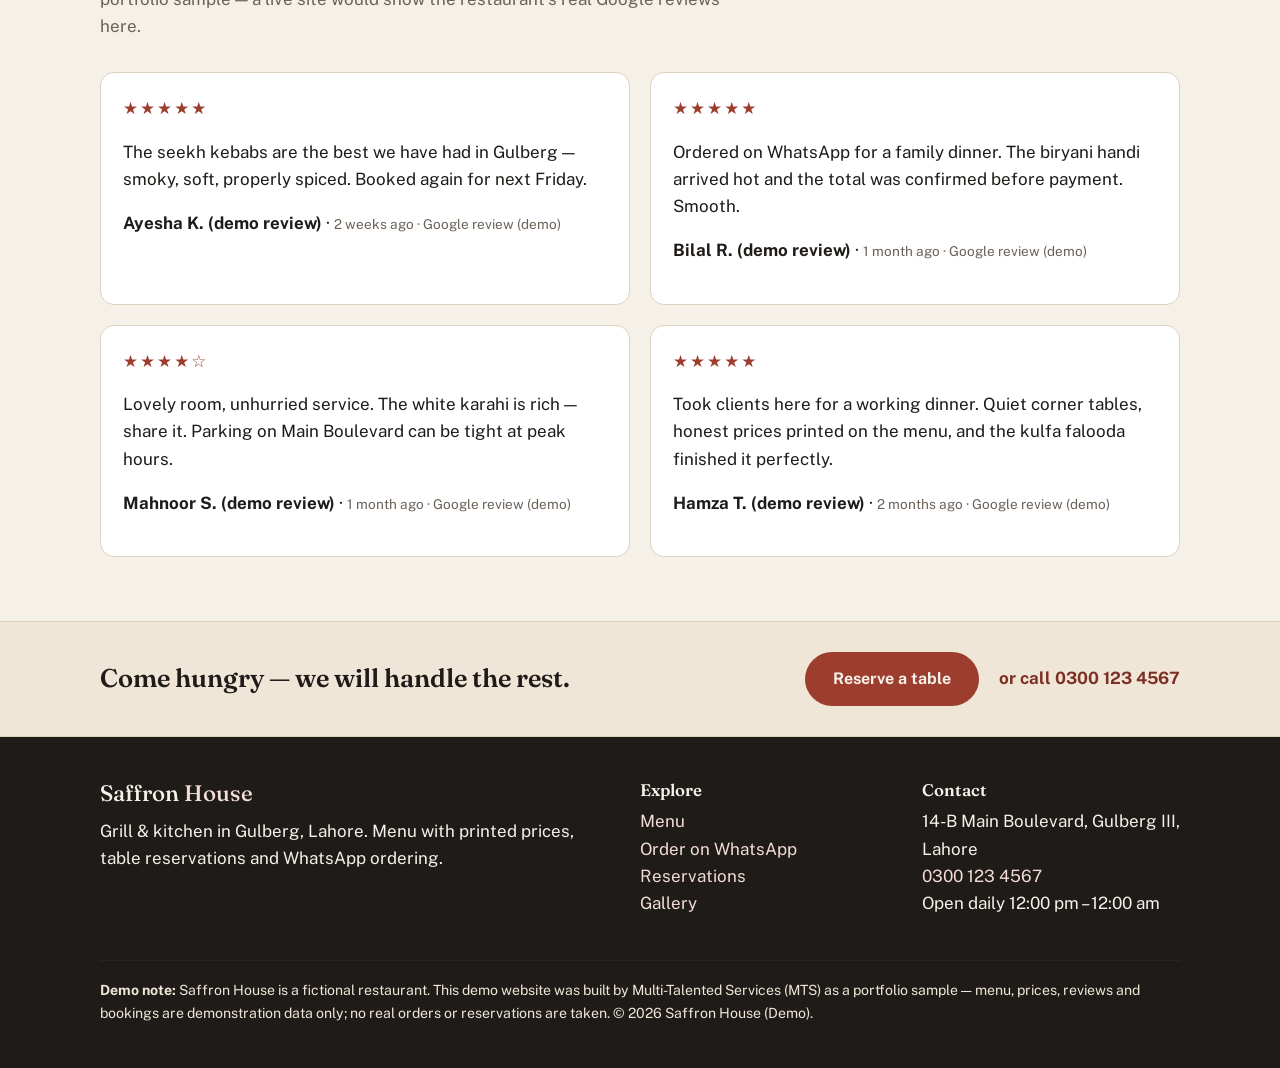
<file: visit.html>
<!DOCTYPE html>
<html lang="en">
<head>
<meta charset="UTF-8">
<meta name="viewport" content="width=device-width, initial-scale=1.0">
<title>Visit &amp; About (Demo) — Saffron House, Gulberg Lahore</title>
<meta name="description" content="Demo visit page for the fictional Saffron House restaurant: our story, opening hours, address, Google Maps link and guest reviews.">
<link rel="icon" href="assets/favicon.svg" type="image/svg+xml">


<link rel="stylesheet" href="assets/fonts/fonts.css">
<link rel="stylesheet" href="css/style.css">
<script>document.documentElement.classList.add('js');</script>
<script type="application/ld+json">
{"@context":"https://schema.org","@type":"Restaurant","name":"Saffron House","servesCuisine":["Pakistani","Grill","Barbecue"],"priceRange":"Rs 60 – Rs 2,495","telephone":"+92-300-1234567","address":{"@type":"PostalAddress","streetAddress":"14-B Main Boulevard, Gulberg III","addressLocality":"Lahore","addressCountry":"PK"},"openingHoursSpecification":{"@type":"OpeningHoursSpecification","dayOfWeek":["Monday","Tuesday","Wednesday","Thursday","Friday","Saturday","Sunday"],"opens":"12:00","closes":"00:00"},"acceptsReservations":"True"}
</script>
</head>
<body>
<a class="skip-link" href="#main">Skip to content</a>
<div class="demo-ribbon"><p><strong>Demo website</strong> — built by Multi-Talented Services as a portfolio sample. Saffron House, its menu and its prices are fictional.</p></div>
<header class="site-header">
  <div class="wrap header-in">
    <a class="wordmark" href="index.html" aria-label="Saffron House — home">Saffron <span>House</span></a>
    <button class="nav-toggle" id="navToggle" aria-expanded="false" aria-controls="siteNav" aria-label="Open menu"><span></span><span></span><span></span></button>
  <nav class="site-nav" id="siteNav" aria-label="Main">
    <a href="index.html">Home</a>
    <a href="menu.html">Menu</a>
    <a href="order.html">Order on WhatsApp</a>
    <a href="gallery.html">Gallery</a>
    <a href="visit.html" aria-current="page">Visit &amp; About</a>
    <a href="tel:+923001234567">0300 123 4567</a>
    <a class="btn btn-primary btn-small" href="reservations.html">Reserve a table</a>
  </nav>
  </div>
</header>

<main id="main">
  <section class="section">
    <div class="wrap split">
      <div class="reveal">
        <p class="kicker">Our story</p>
        <h1>A small kitchen with one rule: print the prices</h1>
        <p>Saffron House began, in this fictional telling, as a six-table grill on Main Boulevard where the owner wrote the day's prices on a board by the door. The room has grown — a family hall, a quiet corner for working dinners — but the rule has not changed: the menu on this website is the menu at the table, prices included.</p>
        <p>Everything is cooked to order over charcoal or in the wok: kebabs hand-minced each morning, karahis finished in desi ghee, naan rolled when you sit down. Nothing waits under a lamp.</p>
        <p><a class="btn btn-primary" href="reservations.html">Reserve a table</a> <a class="btn btn-ghost" href="gallery.html">See the food</a></p>
      </div>
      <img class="reveal" src="assets/interior.jpg" alt="The Saffron House dining room with brick walls and brass lamps (demo photo)">
    </div>
  </section>

  <section class="section section--tint">
    <div class="wrap split">
      <div class="visit-panel reveal">
        <p class="kicker" style="color:var(--clay-tint)">Find us</p>
        <h2 style="color:var(--paper)">14-B Main Boulevard, Gulberg III, Lahore</h2>
        <p>Two minutes from Liberty Market. Parking on Main Boulevard; valet on Friday–Sunday evenings.</p>
        <p><a class="btn btn-primary" href="https://www.google.com/maps/search/?api=1&amp;query=Saffron+House+Main+Boulevard+Gulberg+III+Lahore" target="_blank" rel="noopener">Open in Google Maps</a></p>
        <p>Call: <a href="tel:+923001234567">0300 123 4567</a><br>WhatsApp orders: <a href="order.html">order page</a></p>
      </div>
      <div class="reveal">
        <p class="kicker">Opening hours</p>
        <h2>Open every day</h2>
        <ul class="hours">
          <li><span>Monday – Thursday</span><strong>12:00 pm – 12:00 am</strong></li>
          <li><span>Friday</span><strong>12:00 pm – 1:00 am</strong></li>
          <li><span>Saturday</span><strong>12:00 pm – 1:00 am</strong></li>
          <li><span>Sunday</span><strong>12:00 pm – 12:00 am</strong></li>
        </ul>
        <p style="margin-top:14px">Last seating 30 minutes before close. Kitchen closes for orders 45 minutes before close.</p>
      </div>
    </div>
  </section>

  <section class="section">
    <div class="wrap">
      <div class="section-head reveal">
        <p class="kicker">Google reviews</p>
        <h2>Rated 4.8 out of 5</h2>
        <p>From 214 Google reviews. The reviews below are demo reviews written for this portfolio sample — a live site would show the restaurant's real Google reviews here.</p>
      </div>
      <div class="grid grid-2" id="allReviews"></div>
    </div>
  </section>
  <div class="book-spine"><div class="wrap book-spine-in"><p>Come hungry — we will handle the rest.</p><div class="book-spine-actions"><a class="btn btn-primary" href="reservations.html">Reserve a table</a><a class="book-spine-tel" href="tel:+923001234567">or call 0300 123 4567</a></div></div></div>
</main>

<footer class="site-footer">
  <div class="wrap">
    <div class="footer-grid">
      <div><p class="serif" style="font-size:1.4rem">Saffron <span style="color:var(--clay-tint)">House</span></p><p>Grill &amp; kitchen in Gulberg, Lahore. Menu with printed prices, table reservations and WhatsApp ordering.</p></div>
      <div><h3 style="font-size:1.05rem">Explore</h3><p><a href="menu.html">Menu</a><br><a href="order.html">Order on WhatsApp</a><br><a href="reservations.html">Reservations</a><br><a href="gallery.html">Gallery</a></p></div>
      <div><h3 style="font-size:1.05rem">Contact</h3><p>14-B Main Boulevard, Gulberg III, Lahore<br><a href="tel:+923001234567">0300 123 4567</a><br>Open daily 12:00 pm – 12:00 am</p></div>
    </div>
    <p class="footer-note"><strong>Demo note:</strong> Saffron House is a fictional restaurant. This demo website was built by Multi-Talented Services (MTS) as a portfolio sample — menu, prices, reviews and bookings are demonstration data only; no real orders or reservations are taken. © <span id="year">2026</span> Saffron House (Demo).</p>
  </div>
</footer>
<script src="js/data.js"></script>
<script src="js/main.js"></script>
<script>
(function(){var D=window.SAFFRON_DATA;document.getElementById('allReviews').innerHTML=D.REVIEWS.map(function(r){return '<article class="review-card"><p class="stars" aria-label="'+r.stars+' out of 5 stars">'+'★'.repeat(r.stars)+'☆'.repeat(5-r.stars)+'</p><p>'+r.text+'</p><p><strong>'+r.name+'</strong> · <span class="when">'+r.when+' · Google review (demo)</span></p></article>';}).join('');})();
</script>
</body>
</html>
</file>
<file: assets/fonts/fonts.css>
/* Self-hosted webfonts (Google Fonts, OFL) — downloaded 2026-11-22.
   Replaces the fonts.googleapis.com stylesheet so the design renders
   identically with or without external network access. */
/* latin */
@font-face {
  font-family: 'Fraunces';
  font-style: italic;
  font-weight: 500;
  font-display: swap;
  src: url(./fraunces-italic-latin-ddaaa584.woff2) format('woff2');
  unicode-range: U+0000-00FF, U+0131, U+0152-0153, U+02BB-02BC, U+02C6, U+02DA, U+02DC, U+0304, U+0308, U+0329, U+2000-206F, U+20AC, U+2122, U+2191, U+2193, U+2212, U+2215, U+FEFF, U+FFFD;
}
/* latin-ext */
@font-face {
  font-family: 'Fraunces';
  font-style: italic;
  font-weight: 500;
  font-display: swap;
  src: url(./fraunces-italic-latin-ext-80f4a047.woff2) format('woff2');
  unicode-range: U+0100-02BA, U+02BD-02C5, U+02C7-02CC, U+02CE-02D7, U+02DD-02FF, U+0304, U+0308, U+0329, U+1D00-1DBF, U+1E00-1E9F, U+1EF2-1EFF, U+2020, U+20A0-20AB, U+20AD-20C4, U+2113, U+2C60-2C7F, U+A720-A7FF;
}
/* latin */
@font-face {
  font-family: 'Fraunces';
  font-style: normal;
  font-weight: 500;
  font-display: swap;
  src: url(./fraunces-normal-latin-39ce2001.woff2) format('woff2');
  unicode-range: U+0000-00FF, U+0131, U+0152-0153, U+02BB-02BC, U+02C6, U+02DA, U+02DC, U+0304, U+0308, U+0329, U+2000-206F, U+20AC, U+2122, U+2191, U+2193, U+2212, U+2215, U+FEFF, U+FFFD;
}
/* latin-ext */
@font-face {
  font-family: 'Fraunces';
  font-style: normal;
  font-weight: 500;
  font-display: swap;
  src: url(./fraunces-normal-latin-ext-79671606.woff2) format('woff2');
  unicode-range: U+0100-02BA, U+02BD-02C5, U+02C7-02CC, U+02CE-02D7, U+02DD-02FF, U+0304, U+0308, U+0329, U+1D00-1DBF, U+1E00-1E9F, U+1EF2-1EFF, U+2020, U+20A0-20AB, U+20AD-20C4, U+2113, U+2C60-2C7F, U+A720-A7FF;
}
/* latin */
@font-face {
  font-family: 'Fraunces';
  font-style: normal;
  font-weight: 600;
  font-display: swap;
  src: url(./fraunces-normal-latin-39ce2001.woff2) format('woff2');
  unicode-range: U+0000-00FF, U+0131, U+0152-0153, U+02BB-02BC, U+02C6, U+02DA, U+02DC, U+0304, U+0308, U+0329, U+2000-206F, U+20AC, U+2122, U+2191, U+2193, U+2212, U+2215, U+FEFF, U+FFFD;
}
/* latin-ext */
@font-face {
  font-family: 'Fraunces';
  font-style: normal;
  font-weight: 600;
  font-display: swap;
  src: url(./fraunces-normal-latin-ext-79671606.woff2) format('woff2');
  unicode-range: U+0100-02BA, U+02BD-02C5, U+02C7-02CC, U+02CE-02D7, U+02DD-02FF, U+0304, U+0308, U+0329, U+1D00-1DBF, U+1E00-1E9F, U+1EF2-1EFF, U+2020, U+20A0-20AB, U+20AD-20C4, U+2113, U+2C60-2C7F, U+A720-A7FF;
}
/* latin */
@font-face {
  font-family: 'Fraunces';
  font-style: normal;
  font-weight: 700;
  font-display: swap;
  src: url(./fraunces-normal-latin-39ce2001.woff2) format('woff2');
  unicode-range: U+0000-00FF, U+0131, U+0152-0153, U+02BB-02BC, U+02C6, U+02DA, U+02DC, U+0304, U+0308, U+0329, U+2000-206F, U+20AC, U+2122, U+2191, U+2193, U+2212, U+2215, U+FEFF, U+FFFD;
}
/* latin-ext */
@font-face {
  font-family: 'Fraunces';
  font-style: normal;
  font-weight: 700;
  font-display: swap;
  src: url(./fraunces-normal-latin-ext-79671606.woff2) format('woff2');
  unicode-range: U+0100-02BA, U+02BD-02C5, U+02C7-02CC, U+02CE-02D7, U+02DD-02FF, U+0304, U+0308, U+0329, U+1D00-1DBF, U+1E00-1E9F, U+1EF2-1EFF, U+2020, U+20A0-20AB, U+20AD-20C4, U+2113, U+2C60-2C7F, U+A720-A7FF;
}
/* latin */
@font-face {
  font-family: 'Public Sans';
  font-style: normal;
  font-weight: 400;
  font-display: swap;
  src: url(./public-sans-normal-latin-e769ef35.woff2) format('woff2');
  unicode-range: U+0000-00FF, U+0131, U+0152-0153, U+02BB-02BC, U+02C6, U+02DA, U+02DC, U+0304, U+0308, U+0329, U+2000-206F, U+20AC, U+2122, U+2191, U+2193, U+2212, U+2215, U+FEFF, U+FFFD;
}
/* latin-ext */
@font-face {
  font-family: 'Public Sans';
  font-style: normal;
  font-weight: 400;
  font-display: swap;
  src: url(./public-sans-normal-latin-ext-98f94fdc.woff2) format('woff2');
  unicode-range: U+0100-02BA, U+02BD-02C5, U+02C7-02CC, U+02CE-02D7, U+02DD-02FF, U+0304, U+0308, U+0329, U+1D00-1DBF, U+1E00-1E9F, U+1EF2-1EFF, U+2020, U+20A0-20AB, U+20AD-20C4, U+2113, U+2C60-2C7F, U+A720-A7FF;
}
/* latin */
@font-face {
  font-family: 'Public Sans';
  font-style: normal;
  font-weight: 500;
  font-display: swap;
  src: url(./public-sans-normal-latin-e769ef35.woff2) format('woff2');
  unicode-range: U+0000-00FF, U+0131, U+0152-0153, U+02BB-02BC, U+02C6, U+02DA, U+02DC, U+0304, U+0308, U+0329, U+2000-206F, U+20AC, U+2122, U+2191, U+2193, U+2212, U+2215, U+FEFF, U+FFFD;
}
/* latin-ext */
@font-face {
  font-family: 'Public Sans';
  font-style: normal;
  font-weight: 500;
  font-display: swap;
  src: url(./public-sans-normal-latin-ext-98f94fdc.woff2) format('woff2');
  unicode-range: U+0100-02BA, U+02BD-02C5, U+02C7-02CC, U+02CE-02D7, U+02DD-02FF, U+0304, U+0308, U+0329, U+1D00-1DBF, U+1E00-1E9F, U+1EF2-1EFF, U+2020, U+20A0-20AB, U+20AD-20C4, U+2113, U+2C60-2C7F, U+A720-A7FF;
}
/* latin */
@font-face {
  font-family: 'Public Sans';
  font-style: normal;
  font-weight: 600;
  font-display: swap;
  src: url(./public-sans-normal-latin-e769ef35.woff2) format('woff2');
  unicode-range: U+0000-00FF, U+0131, U+0152-0153, U+02BB-02BC, U+02C6, U+02DA, U+02DC, U+0304, U+0308, U+0329, U+2000-206F, U+20AC, U+2122, U+2191, U+2193, U+2212, U+2215, U+FEFF, U+FFFD;
}
/* latin-ext */
@font-face {
  font-family: 'Public Sans';
  font-style: normal;
  font-weight: 600;
  font-display: swap;
  src: url(./public-sans-normal-latin-ext-98f94fdc.woff2) format('woff2');
  unicode-range: U+0100-02BA, U+02BD-02C5, U+02C7-02CC, U+02CE-02D7, U+02DD-02FF, U+0304, U+0308, U+0329, U+1D00-1DBF, U+1E00-1E9F, U+1EF2-1EFF, U+2020, U+20A0-20AB, U+20AD-20C4, U+2113, U+2C60-2C7F, U+A720-A7FF;
}
/* latin */
@font-face {
  font-family: 'Public Sans';
  font-style: normal;
  font-weight: 700;
  font-display: swap;
  src: url(./public-sans-normal-latin-e769ef35.woff2) format('woff2');
  unicode-range: U+0000-00FF, U+0131, U+0152-0153, U+02BB-02BC, U+02C6, U+02DA, U+02DC, U+0304, U+0308, U+0329, U+2000-206F, U+20AC, U+2122, U+2191, U+2193, U+2212, U+2215, U+FEFF, U+FFFD;
}
/* latin-ext */
@font-face {
  font-family: 'Public Sans';
  font-style: normal;
  font-weight: 700;
  font-display: swap;
  src: url(./public-sans-normal-latin-ext-98f94fdc.woff2) format('woff2');
  unicode-range: U+0100-02BA, U+02BD-02C5, U+02C7-02CC, U+02CE-02D7, U+02DD-02FF, U+0304, U+0308, U+0329, U+1D00-1DBF, U+1E00-1E9F, U+1EF2-1EFF, U+2020, U+20A0-20AB, U+20AD-20C4, U+2113, U+2C60-2C7F, U+A720-A7FF;
}
</file>
<file: assets/vendor/lenis.css>
html.lenis,
html.lenis body {
  height: auto;
}

.lenis:not(.lenis-autoToggle).lenis-stopped {
  overflow: clip;
}

.lenis [data-lenis-prevent],
.lenis [data-lenis-prevent-wheel],
.lenis [data-lenis-prevent-touch],
.lenis [data-lenis-prevent-vertical],
.lenis [data-lenis-prevent-horizontal] {
  overscroll-behavior: contain;
}

.lenis.lenis-smooth iframe {
  pointer-events: none;
}

.lenis.lenis-autoToggle {
  transition-property: overflow;
  transition-duration: 1ms;
  transition-behavior: allow-discrete;
}
</file>
<file: css/style.css>
/* Saffron House (Demo) — one component system, project tokens only (+ semantic error red). */
:root{
  --ink:#1E1B18; --ink-2:#2A2521; --paper:#F6F1E8; --paper-2:#EFE6D8;
  --clay:#9C3D2E; --clay-dark:#7E2F24; --clay-tint:#F3DDD6;
  --stone:#6B6259; --line:#DDD2C0; --error:#B3261E;
  --radius:14px; --wrap:1120px;
}
*{box-sizing:border-box}
html{scroll-behavior:smooth}
body{margin:0;background:var(--paper);color:var(--ink);font-family:"Public Sans",system-ui,sans-serif;font-size:17px;line-height:1.6}
img{max-width:100%;display:block}
h1,h2,h3,.serif{font-family:"Fraunces",Georgia,serif;line-height:1.15;margin:0 0 .5em}
h1{font-size:clamp(2.4rem,7vw,4.2rem);font-weight:600}
h2{font-size:clamp(1.8rem,4.5vw,2.6rem);font-weight:600}
h3{font-size:1.35rem;font-weight:600}
p{margin:0 0 1em}
a{color:var(--clay-dark);text-decoration:none}
ul{list-style:none;margin:0;padding:0}
.wrap{max-width:var(--wrap);margin:0 auto;padding:0 20px;min-width:0}
.section{padding:64px 0}
.section--dark{background:var(--ink);color:var(--paper)}
.section--tint{background:var(--paper-2)}
.section-head{max-width:640px;margin-bottom:32px;min-width:0}
.section-head p{color:var(--stone)}
.section--dark .section-head p{color:var(--paper-2)}
.kicker{text-transform:uppercase;letter-spacing:.14em;font-size:.78rem;font-weight:700;color:var(--clay);margin-bottom:10px}
.section--dark .kicker{color:var(--clay-tint)}

/* Demo ribbon + header */
.demo-ribbon{background:var(--clay-tint);color:var(--ink);font-size:.85rem;text-align:center;padding:8px 16px}
.demo-ribbon p{margin:0}
.skip-link{position:absolute;left:-9999px;top:0;background:var(--ink);color:var(--paper);padding:10px 16px;z-index:60}
.skip-link:focus{left:8px;top:8px}
.site-header{background:var(--paper);border-bottom:1px solid var(--line);position:sticky;top:0;z-index:40}
.header-in{display:flex;align-items:center;gap:16px;min-height:68px;min-width:0;flex-wrap:wrap}
.wordmark{font-family:"Fraunces",serif;font-size:1.35rem;font-weight:700;color:var(--ink);text-decoration:none;white-space:nowrap}
.wordmark span{color:var(--clay)}
.nav-toggle{margin-left:auto;background:none;border:1px solid var(--line);border-radius:10px;width:48px;height:48px;display:flex;flex-direction:column;align-items:center;justify-content:center;gap:5px;cursor:pointer}
.nav-toggle span{display:block;width:22px;height:2px;background:var(--ink)}
.site-nav{display:none;flex-direction:column;gap:4px;padding:12px 0 18px;border-top:1px solid var(--line);flex-basis:100%}
.site-nav.open{display:flex}
.site-nav a:not(.btn){color:var(--ink);text-decoration:none;font-weight:600;padding:10px 4px}
.site-nav a:not(.btn)[aria-current="page"]{color:var(--clay)}
@media(min-width:920px){
  .nav-toggle{display:none}
  .site-nav{display:flex;flex-direction:row;align-items:center;gap:22px;margin-left:auto;padding:0;border-top:none;flex-basis:auto}
  .site-nav a:not(.btn){padding:6px 2px}
}
@media(max-width:380px){ .wordmark{font-size:1.12rem} .demo-ribbon{font-size:.78rem} }

/* Buttons — one system, 52px primary */
.btn{display:inline-flex;align-items:center;justify-content:center;min-height:52px;padding:12px 26px;border-radius:999px;font-weight:700;font-size:1rem;text-decoration:none;border:2px solid transparent;cursor:pointer;text-align:center}
.btn-primary{background:var(--clay);color:var(--paper)}
.btn-primary:hover{background:var(--clay-dark)}
.btn-ghost{background:transparent;color:var(--ink);border-color:var(--ink)}
.section--dark .btn-ghost,.hero .btn-ghost{color:var(--paper);border-color:var(--paper)}
.btn-dark{background:var(--ink);color:var(--paper)}
.btn-small{min-height:46px;padding:8px 20px;font-size:.95rem}
.btn[disabled]{opacity:.45;cursor:not-allowed}
:focus-visible{outline:3px solid var(--clay);outline-offset:2px}

/* Hero */
.hero{background:var(--ink);color:var(--paper);position:relative;overflow:hidden}
.hero-photo{position:absolute;inset:0;width:100%;height:100%;object-fit:cover;opacity:.45}
.hero-in{position:relative;padding:84px 20px 72px;max-width:760px;margin:0}
.hero .kicker{color:var(--clay-tint)}
.hero-line{font-size:1.2rem;max-width:34em}
.hero-facts{display:flex;flex-wrap:wrap;gap:10px 28px;margin:22px 0;padding:16px 0;border-top:1px solid var(--ink-2);border-bottom:1px solid var(--ink-2)}
.hero-facts p{margin:0;font-size:.95rem}
.hero-facts span{display:block;text-transform:uppercase;letter-spacing:.1em;font-size:.7rem;color:var(--clay-tint);font-weight:700}
.hero-facts a{color:var(--paper)}
.hero-actions{display:flex;flex-wrap:wrap;gap:12px;margin-top:26px}
.kenburns{animation:kb 24s ease-in-out infinite alternate}
@keyframes kb{from{transform:scale(1)}to{transform:scale(1.07) translate(-1.5%,-1%)}}

/* Cards / grids */
.grid{display:grid;gap:20px;min-width:0}
.grid>*{min-width:0}
@media(min-width:700px){.grid-3{grid-template-columns:repeat(3,1fr)}.grid-2{grid-template-columns:repeat(2,1fr)}}
.card{background:#fff;border:1px solid var(--line);border-radius:var(--radius);overflow:hidden}
.card img{width:100%;height:210px;object-fit:cover}
.card-body{padding:20px}
.card-body p{color:var(--stone);margin-bottom:8px}
.price{font-family:"Fraunces",serif;font-weight:700;color:var(--clay-dark);font-size:1.15rem;white-space:nowrap}
.badge{display:inline-block;background:var(--clay-tint);color:var(--clay-dark);font-size:.72rem;font-weight:700;letter-spacing:.08em;text-transform:uppercase;border-radius:999px;padding:4px 10px}

/* Menu */
.menu-chips{display:flex;flex-wrap:wrap;gap:8px;margin-bottom:14px}
.chip{min-height:46px;padding:8px 18px;border-radius:999px;border:1.5px solid var(--ink);background:transparent;color:var(--ink);font-weight:600;font-size:.95rem;cursor:pointer;font-family:inherit}
.chip[aria-pressed="true"]{background:var(--ink);color:var(--paper)}
.menu-search{width:100%;max-width:440px}
.menu-list{list-style:none;margin:0 0 34px;padding:0}
.mi{display:flex;align-items:baseline;gap:10px;padding:13px 0;border-bottom:1px solid var(--line);min-width:0}
.mi-main{min-width:0}
.mi-name{font-family:"Fraunces",serif;font-size:1.12rem;font-weight:600;margin:0}
.mi-desc{color:var(--stone);font-size:.93rem;margin:2px 0 0}
.mi-dots{flex:1;border-bottom:2px dotted var(--line);min-width:16px}
.mi-price{font-family:"Fraunces",serif;font-weight:700;color:var(--clay-dark);white-space:nowrap;margin:0}
.mi-mark{font-family:"Public Sans",sans-serif;font-size:.78rem;color:var(--stone);font-weight:700}
.add-btn{min-height:44px;padding:6px 16px;border-radius:999px;border:1.5px solid var(--clay);background:transparent;color:var(--clay-dark);font-weight:700;cursor:pointer;font-family:inherit;white-space:nowrap}
.add-btn:hover{background:var(--clay-tint)}
.menu-cat h3{border-bottom:2px solid var(--ink);padding-bottom:8px;margin-bottom:6px}

/* Forms — one field system, 52px, 16px+ font */
.field{margin-bottom:18px;min-width:0}
.field label{display:block;font-weight:700;margin-bottom:6px}
.field input,.field select,.field textarea{width:100%;min-height:52px;padding:12px 14px;font-size:16px;font-family:inherit;border:1.5px solid var(--stone);border-radius:10px;background:#fff;color:var(--ink)}
.field textarea{min-height:110px}
.field .error-text{display:none;color:var(--error);font-size:.9rem;font-weight:600;margin-top:6px}
.field.invalid input,.field.invalid select,.field.invalid textarea{border-color:var(--error)}
.field.invalid .error-text{display:block}
.form-row{display:grid;gap:0 18px}
@media(min-width:700px){.form-row{grid-template-columns:1fr 1fr}}
.confirm-box{background:var(--paper-2);border:2px solid var(--clay);border-radius:var(--radius);padding:26px}
.confirm-box dl{display:grid;grid-template-columns:auto 1fr;gap:6px 18px;margin:14px 0}
.confirm-box dt{font-weight:700}
.confirm-box dd{margin:0}

/* Order */
.order-layout{display:grid;gap:28px;min-width:0}
.order-layout>*{min-width:0}
@media(min-width:920px){.order-layout{grid-template-columns:1fr 380px}}
.order-panel{background:var(--ink);color:var(--paper);border-radius:var(--radius);padding:24px;align-self:start}
.order-panel h3{color:var(--paper)}
.order-line{display:flex;align-items:center;gap:10px;padding:10px 0;border-bottom:1px solid var(--ink-2);min-width:0}
.order-line .ol-name{flex:1;min-width:0}
.qty-btn{width:44px;height:44px;border-radius:50%;border:1.5px solid var(--paper);background:transparent;color:var(--paper);font-size:1.2rem;cursor:pointer;flex:none}
.order-total{display:flex;justify-content:space-between;font-family:"Fraunces",serif;font-size:1.3rem;font-weight:700;padding:16px 0}
.btn-whatsapp{background:var(--clay);color:var(--paper);width:100%}
.order-log{font-size:.88rem;color:var(--paper-2)}
.order-log li{margin-bottom:6px}

/* Reviews */
.review-card{background:#fff;border:1px solid var(--line);border-radius:var(--radius);padding:22px}
.stars{color:var(--clay);letter-spacing:2px;font-size:1.05rem}
.review-card .when{color:var(--stone);font-size:.85rem}

/* Gallery / visit */
.gallery-grid{display:grid;gap:16px;min-width:0}
.gallery-grid>*{min-width:0}
@media(min-width:700px){.gallery-grid{grid-template-columns:repeat(2,1fr)}}
@media(min-width:1020px){.gallery-grid{grid-template-columns:repeat(3,1fr)}}
.gallery-grid figure{margin:0;border-radius:var(--radius);overflow:hidden;border:1px solid var(--line);background:#fff}
.gallery-grid img{width:100%;height:250px;object-fit:cover}
.gallery-grid figcaption{padding:12px 16px;font-weight:600}
.visit-panel{background:var(--ink);color:var(--paper);border-radius:var(--radius);padding:28px}
.visit-panel a{color:var(--clay-tint)}
.hours{list-style:none;padding:0;margin:0}
.hours li{display:flex;justify-content:space-between;gap:16px;padding:8px 0;border-bottom:1px solid var(--line)}
.split{display:grid;gap:28px;min-width:0}
.split>*{min-width:0}
@media(min-width:920px){.split{grid-template-columns:1fr 1fr}}
.split img{border-radius:var(--radius);width:100%;height:100%;object-fit:cover;min-height:280px}

/* Footer */
.site-footer{background:var(--ink);color:var(--paper);padding:44px 0 30px;margin-top:0}
.site-footer a{color:var(--clay-tint)}
.footer-grid{display:grid;gap:24px;min-width:0}
.footer-grid>*{min-width:0}
@media(min-width:760px){.footer-grid{grid-template-columns:2fr 1fr 1fr}}
.footer-note{border-top:1px solid var(--ink-2);margin-top:26px;padding-top:18px;font-size:.88rem;color:var(--paper-2)}

/* Reveal: opacity is NEVER gated (v3 pattern) — elements are fully visible at
   all times; the observer/fallback only settle a gentle position rise, so no
   section or photo can render blank at any scroll speed. */
.js .reveal{transform:translateY(14px);transition:transform .6s ease}
.js .reveal.revealed{transform:none}
@media(prefers-reduced-motion:reduce){
  html{scroll-behavior:auto}
  .js .reveal{opacity:1;transform:none;transition:none}
  .kenburns{animation:none}
}

/* ============================================================
   PREMIUM LAYER — 2026-11-22 upgrade (first Lenis + GSAP site)
   Base link/list rules above are untouched (P1 preserved).
   ============================================================ */

/* Lenis owns scroll smoothing on the premium page; CSS smooth
   scrolling would fight it. Native behaviour everywhere else. */
html.lenis-on{scroll-behavior:auto}

/* Masked line-rise hero headline (index). Lines are plain
   inline spans without JS — mask + rise exist only under .js,
   and GSAP (not CSS) drives the motion, so a failed library
   load leaves the headline fully visible. */
.js .hero .lm{display:block;overflow:hidden;padding-bottom:.09em;margin-bottom:-.09em}
.js .hero .lm-in{display:block;will-change:transform}

/* Pinned tandoor chapter (index) */
.chapter-rule{height:3px;background:var(--clay);border-radius:2px;transform-origin:left center;margin:4px 0 18px;max-width:180px}
.chapter-media{overflow:hidden;border-radius:var(--radius)}
.chapter-media .chapter-img{width:100%;height:100%;object-fit:cover;min-height:280px;will-change:transform}

/* Booking spine — the reservation path restated at section
   endings, in the site's own button system. */
.book-spine{background:var(--paper-2);border-top:1px solid var(--line);border-bottom:1px solid var(--line);padding:30px 0}
.book-spine-in{display:flex;flex-wrap:wrap;align-items:center;gap:14px 28px;justify-content:space-between}
.book-spine p{font-family:"Fraunces",serif;font-size:clamp(1.25rem,2.6vw,1.6rem);font-weight:600;margin:0}
.book-spine-actions{display:flex;flex-wrap:wrap;align-items:center;gap:12px 20px}
.book-spine-tel{font-weight:700;color:var(--clay-dark)}

/* Menu re-presented as typography (menu page): larger serif
   dish names, display-scale category headings, more air —
   same data, same dotted leaders, same prices. */
.menu-cat h3{font-size:clamp(1.6rem,3.6vw,2.1rem);letter-spacing:-.01em;border-bottom:2px solid var(--ink);padding-bottom:10px;margin:38px 0 4px}
.menu-cat:first-child h3{margin-top:10px}
.mi{padding:16px 0}
.mi-name{font-size:1.32rem;line-height:1.25}
.mi-desc{font-size:.97rem;margin-top:4px}
.mi-price{font-size:1.14rem}

@media(prefers-reduced-motion:reduce){
  .js .hero .lm-in{will-change:auto}
  .chapter-media .chapter-img{will-change:auto}
}
</file>
